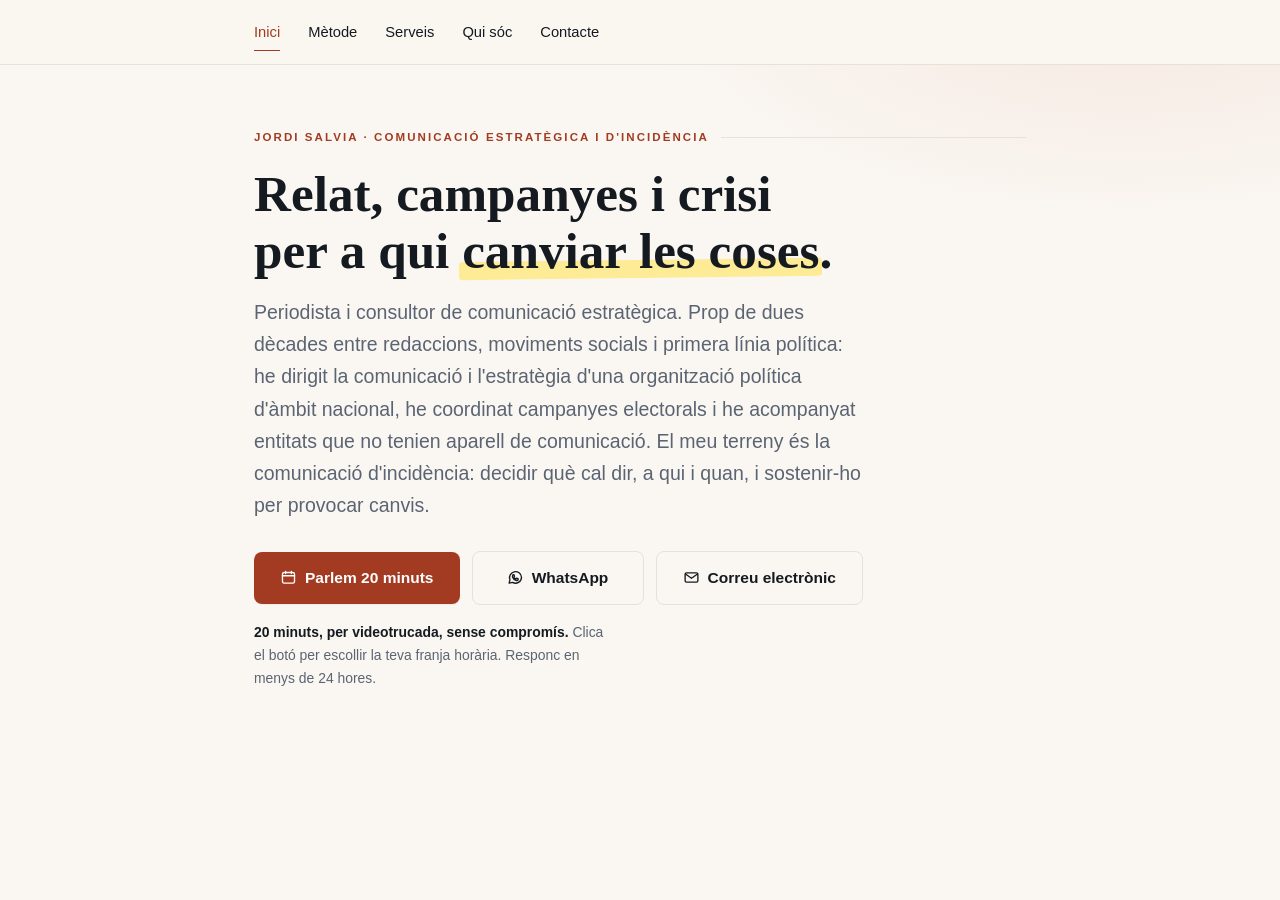
<file: index.html>
<!DOCTYPE html>
<html lang="ca">
<head>
<meta charset="utf-8">
<meta name="viewport" content="width=device-width, initial-scale=1">
<title>Jordi Salvia · Comunicació estratègica i d'incidència</title>
<meta name="description" content="Assessor de comunicació estratègica i d'incidència. Relat, campanyes, discursos i gestió de crisi per a entitats, plataformes, grups polítics, institucions i moviments socials.">
<meta property="og:title" content="Jordi Salvia · Comunicació estratègica i d'incidència">
<meta property="og:description" content="Relat, campanyes i crisi per a qui vol canviar les coses.">
<meta property="og:type" content="website">
<meta property="og:locale" content="ca_ES">
<meta name="theme-color" content="#a33b22">
<link rel="canonical" href="https://jsalvia.github.io/web-serveis/">
<meta property="og:image" content="https://jsalvia.github.io/web-serveis/og-image.png">
<meta property="og:url" content="https://jsalvia.github.io/web-serveis/">
<meta name="twitter:card" content="summary_large_image">
<meta name="twitter:image" content="https://jsalvia.github.io/web-serveis/og-image.png">
<link rel="icon" href="data:image/svg+xml,%3Csvg xmlns='http://www.w3.org/2000/svg' viewBox='0 0 32 32'%3E%3Crect width='32' height='32' rx='6' fill='%23a33b22'/%3E%3Ctext x='16' y='22' font-family='Georgia,serif' font-size='18' fill='%23fff' text-anchor='middle'%3EJS%3C/text%3E%3C/svg%3E">
<link rel="stylesheet" href="assets/style.css?v=20261027m">
</head>
<body class="home">

<header class="top">
  <div class="wrap">
    <nav aria-label="Navegació principal">
      <a href="./" aria-current="page">Inici</a>
      <a href="metode/">Mètode</a>
      <a href="serveis/">Serveis</a>
      <a href="qui-soc/">Qui sóc</a>
      <a href="contacte/">Contacte</a>
    </nav>
  </div>
</header>

<main class="home-main">
  <section class="hero hero-home">
    <div class="wrap hero-solo">
      <div class="hero-copy">
        <div class="eyebrow">Jordi Salvia · Comunicació estratègica i d'incidència</div>
        <h1>Relat, campanyes i crisi<br>per a qui <span class="highlight">canviar les coses</span>.</h1>
        <p class="lead">Periodista i consultor de comunicació estratègica. Prop de dues dècades entre redaccions, moviments socials i primera línia política: he dirigit la comunicació i l'estratègia d'una organització política d'àmbit nacional, he coordinat campanyes electorals i he acompanyat entitats que no tenien aparell de comunicació. El meu terreny és la comunicació d'incidència: decidir què cal dir, a qui i quan, i sostenir-ho per provocar canvis.</p>
        <div class="cta-row hero-actions">
          <a class="btn" href="https://cal.com/jordi-salvia/20min" target="_blank" rel="noopener"><svg viewBox="0 0 24 24" aria-hidden="true"><rect x="3.5" y="5" width="17" height="15" rx="2.5"/><path d="M3.5 9.5h17M8 3.5v3M16 3.5v3"/></svg>Parlem 20 minuts</a>
          <a class="btn ghost" href="https://wa.me/34615145977?text=Hola%20Jordi%2C%20he%20vist%20la%20web%20i%20voldria%20parlar%20de..." target="_blank" rel="noopener"><svg viewBox="0 0 24 24" aria-hidden="true"><path d="M20.5 11.6a8.5 8.5 0 0 1-12.6 7.4L3 20l1.1-4.7A8.5 8.5 0 1 1 20.5 11.6Z"/><path d="M8.2 8.4c.2-.5.4-.5.7-.5h.5c.2 0 .4.1.5.4l.7 1.6c.1.2 0 .4-.1.6l-.5.6c-.1.2-.2.3-.1.5.4.8 1.5 1.9 2.5 2.3.2.1.4 0 .5-.1l.6-.7c.2-.2.3-.2.5-.1l1.6.8c.2.1.3.2.3.4 0 .7-.4 1.5-1 1.8-.5.3-1.3.4-2.2.1-1.9-.6-4.1-2.7-4.8-4.6-.3-.9-.2-1.7.1-2.2Z"/></svg>WhatsApp</a>
          <a class="btn ghost" href="mailto:jsalvia@gmail.com?subject=Reuni%C3%B3%20de%2020%20minuts"><svg viewBox="0 0 24 24" aria-hidden="true"><rect x="3" y="5.5" width="18" height="13" rx="2"/><path d="m3.5 7 8.5 6 8.5-6"/></svg>Correu electrònic</a>
        </div>
        <p class="cta-note"><strong>20 minuts, per videotrucada, sense compromís.</strong> Clica el botó per escollir la teva franja horària. Responc en menys de 24 hores.</p>
      </div>
    </div>
  </section>
</main>

</body>
</html>
</file>
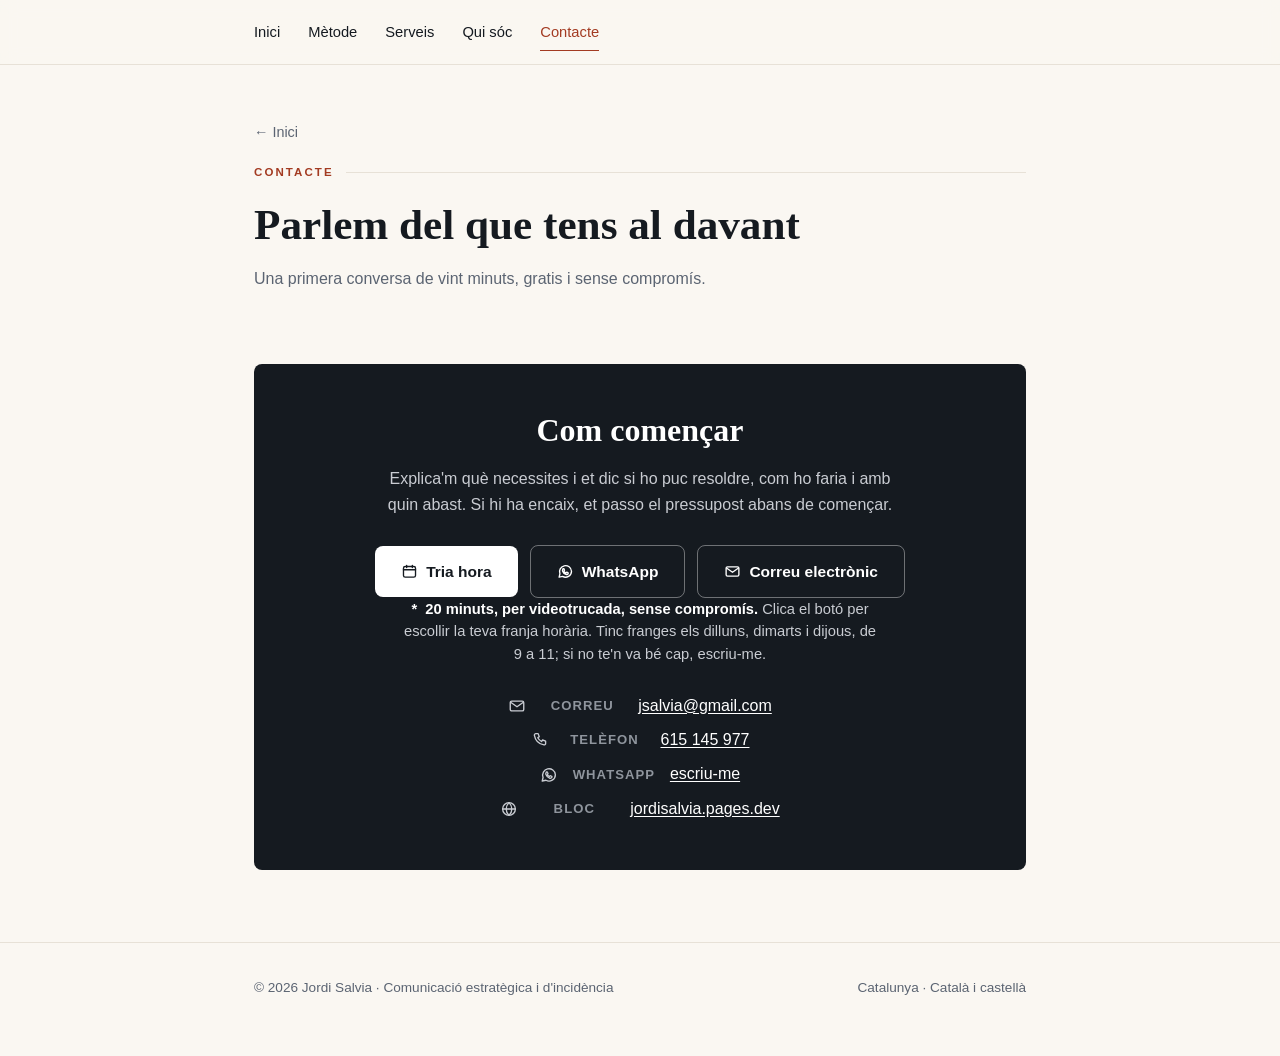
<file: contacte/index.html>
<!DOCTYPE html>
<html lang="ca">
<head>
<meta charset="utf-8">
<meta name="viewport" content="width=device-width, initial-scale=1">
<title>Contacte · Jordi Salvia</title>
<meta name="description" content="Parlem del que tens al davant. Primera conversa de vint minuts, sense compromís.">
<meta property="og:title" content="Contacte · Jordi Salvia">
<meta property="og:description" content="Una primera conversa de vint minuts, gratis i sense compromís.">
<meta property="og:type" content="website">
<meta property="og:locale" content="ca_ES">
<meta name="theme-color" content="#a33b22">
<link rel="canonical" href="https://jsalvia.github.io/web-serveis/contacte/">
<meta property="og:image" content="https://jsalvia.github.io/web-serveis/og-image.png">
<meta property="og:url" content="https://jsalvia.github.io/web-serveis/contacte/">
<meta name="twitter:card" content="summary_large_image">
<meta name="twitter:image" content="https://jsalvia.github.io/web-serveis/og-image.png">
<link rel="icon" href="data:image/svg+xml,%3Csvg xmlns='http://www.w3.org/2000/svg' viewBox='0 0 32 32'%3E%3Crect width='32' height='32' rx='6' fill='%23a33b22'/%3E%3Ctext x='16' y='22' font-family='Georgia,serif' font-size='18' fill='%23fff' text-anchor='middle'%3EJS%3C/text%3E%3C/svg%3E">
<link rel="stylesheet" href="../assets/style.css?v=20261027m">
</head>
<body>

<header class="top">
  <div class="wrap">
    <nav aria-label="Navegació principal">
      <a href="../">Inici</a>
      <a href="../metode/">Mètode</a>
      <a href="../serveis/">Serveis</a>
      <a href="../qui-soc/">Qui sóc</a>
      <a href="../contacte/" aria-current="page">Contacte</a>
    </nav>
  </div>
</header>

<section class="page-head">
  <div class="wrap">
    <a class="back-link" href="../">← Inici</a>
    <div class="eyebrow">Contacte</div>
    <h1>Parlem del que tens al davant</h1>
    <p>Una primera conversa de vint minuts, gratis i sense compromís.</p>
  </div>
</section>

<section>
  <div class="wrap">
    <div class="cta-box">
      <h2>Com començar</h2>
      <p>Explica'm què necessites i et dic si ho puc resoldre, com ho faria i amb quin abast. Si hi ha encaix, et passo el pressupost abans de començar.</p>
      <div class="cta-row cta-row-center">
        <a class="btn" href="https://cal.com/jordi-salvia/20min" target="_blank" rel="noopener"><svg viewBox="0 0 24 24" aria-hidden="true"><rect x="3.5" y="5" width="17" height="15" rx="2.5"/><path d="M3.5 9.5h17M8 3.5v3M16 3.5v3"/></svg>Tria hora</a>
        <a class="btn ghost" href="https://wa.me/34615145977?text=Hola%20Jordi%2C%20he%20vist%20la%20web%20i%20voldria%20parlar%20de..." target="_blank" rel="noopener"><svg viewBox="0 0 24 24" aria-hidden="true"><path d="M20.5 11.6a8.5 8.5 0 0 1-12.6 7.4L3 20l1.1-4.7A8.5 8.5 0 1 1 20.5 11.6Z"/><path d="M8.2 8.4c.2-.5.4-.5.7-.5h.5c.2 0 .4.1.5.4l.7 1.6c.1.2 0 .4-.1.6l-.5.6c-.1.2-.2.3-.1.5.4.8 1.5 1.9 2.5 2.3.2.1.4 0 .5-.1l.6-.7c.2-.2.3-.2.5-.1l1.6.8c.2.1.3.2.3.4 0 .7-.4 1.5-1 1.8-.5.3-1.3.4-2.2.1-1.9-.6-4.1-2.7-4.8-4.6-.3-.9-.2-1.7.1-2.2Z"/></svg>WhatsApp</a>
        <a class="btn ghost" href="mailto:jsalvia@gmail.com?subject=Reuni%C3%B3%20de%2020%20minuts"><svg viewBox="0 0 24 24" aria-hidden="true"><rect x="3" y="5.5" width="18" height="13" rx="2"/><path d="m3.5 7 8.5 6 8.5-6"/></svg>Correu electrònic</a>
      </div>
      <p class="avail-note"><span class="note-mark">*</span> <strong>20 minuts, per videotrucada, sense compromís.</strong> Clica el botó per escollir la teva franja horària. Tinc franges els dilluns, dimarts i dijous, de 9 a 11; si no te'n va bé cap, escriu-me.</p>
      <div class="contact-lines">
        <div><span class="ci"><svg viewBox="0 0 24 24" aria-hidden="true"><rect x="3" y="5.5" width="18" height="13" rx="2"/><path d="m3.5 7 8.5 6 8.5-6"/></svg></span><strong>Correu</strong> <a href="mailto:jsalvia@gmail.com">jsalvia@gmail.com</a></div>
        <div><span class="ci"><svg viewBox="0 0 24 24" aria-hidden="true"><path d="M6.5 3.5h3l1.5 4-2 1.5a13 13 0 0 0 5 5l1.5-2 4 1.5v3a2 2 0 0 1-2.2 2A16 16 0 0 1 4.5 5.7a2 2 0 0 1 2-2.2Z"/></svg></span><strong>Telèfon</strong> <a href="tel:+34615145977">615 145 977</a></div>
        <div><span class="ci"><svg viewBox="0 0 24 24" aria-hidden="true"><path d="M20.5 11.6a8.5 8.5 0 0 1-12.6 7.4L3 20l1.1-4.7A8.5 8.5 0 1 1 20.5 11.6Z"/><path d="M8.2 8.4c.2-.5.4-.5.7-.5h.5c.2 0 .4.1.5.4l.7 1.6c.1.2 0 .4-.1.6l-.5.6c-.1.2-.2.3-.1.5.4.8 1.5 1.9 2.5 2.3.2.1.4 0 .5-.1l.6-.7c.2-.2.3-.2.5-.1l1.6.8c.2.1.3.2.3.4 0 .7-.4 1.5-1 1.8-.5.3-1.3.4-2.2.1-1.9-.6-4.1-2.7-4.8-4.6-.3-.9-.2-1.7.1-2.2Z"/></svg></span><strong>WhatsApp</strong> <a href="https://wa.me/34615145977?text=Hola%20Jordi%2C%20he%20vist%20la%20web%20i%20voldria%20parlar%20de..." target="_blank" rel="noopener">escriu-me</a></div>
        <div><span class="ci"><svg viewBox="0 0 24 24" aria-hidden="true"><circle cx="12" cy="12" r="8.5"/><path d="M3.8 12h16.4M12 3.5c2.5 2.4 3.8 5.4 3.8 8.5S14.5 18.1 12 20.5c-2.5-2.4-3.8-5.4-3.8-8.5S9.5 5.9 12 3.5Z"/></svg></span><strong>Bloc</strong> <a href="https://jordisalvia.pages.dev" target="_blank" rel="noopener">jordisalvia.pages.dev</a></div>
      </div>
    </div>
  </div>
</section>

<footer>
  <div class="wrap">
    <div>© <span id="any"></span> Jordi Salvia · Comunicació estratègica i d'incidència</div>
    <div>Catalunya · Català i castellà</div>
  </div>
</footer>

<script>document.getElementById('any').textContent=new Date().getFullYear();</script>
</body>
</html>
</file>
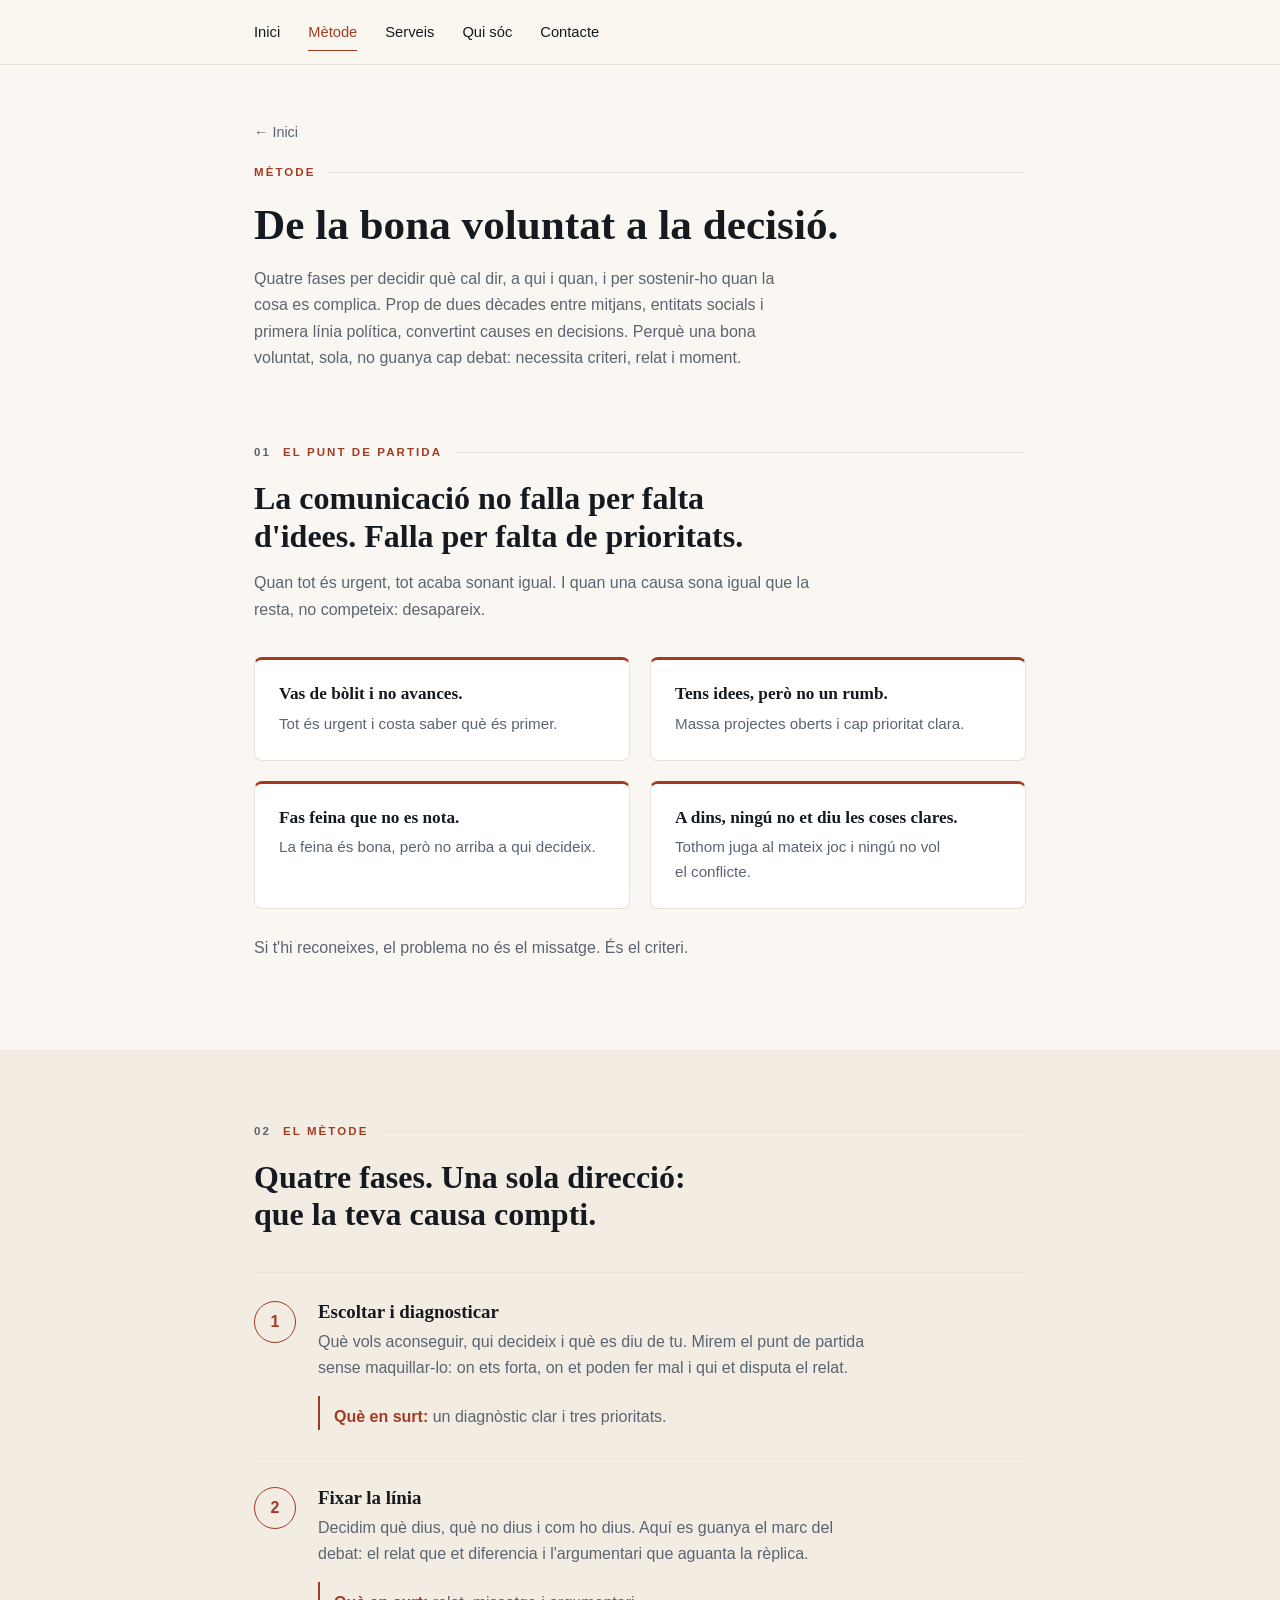
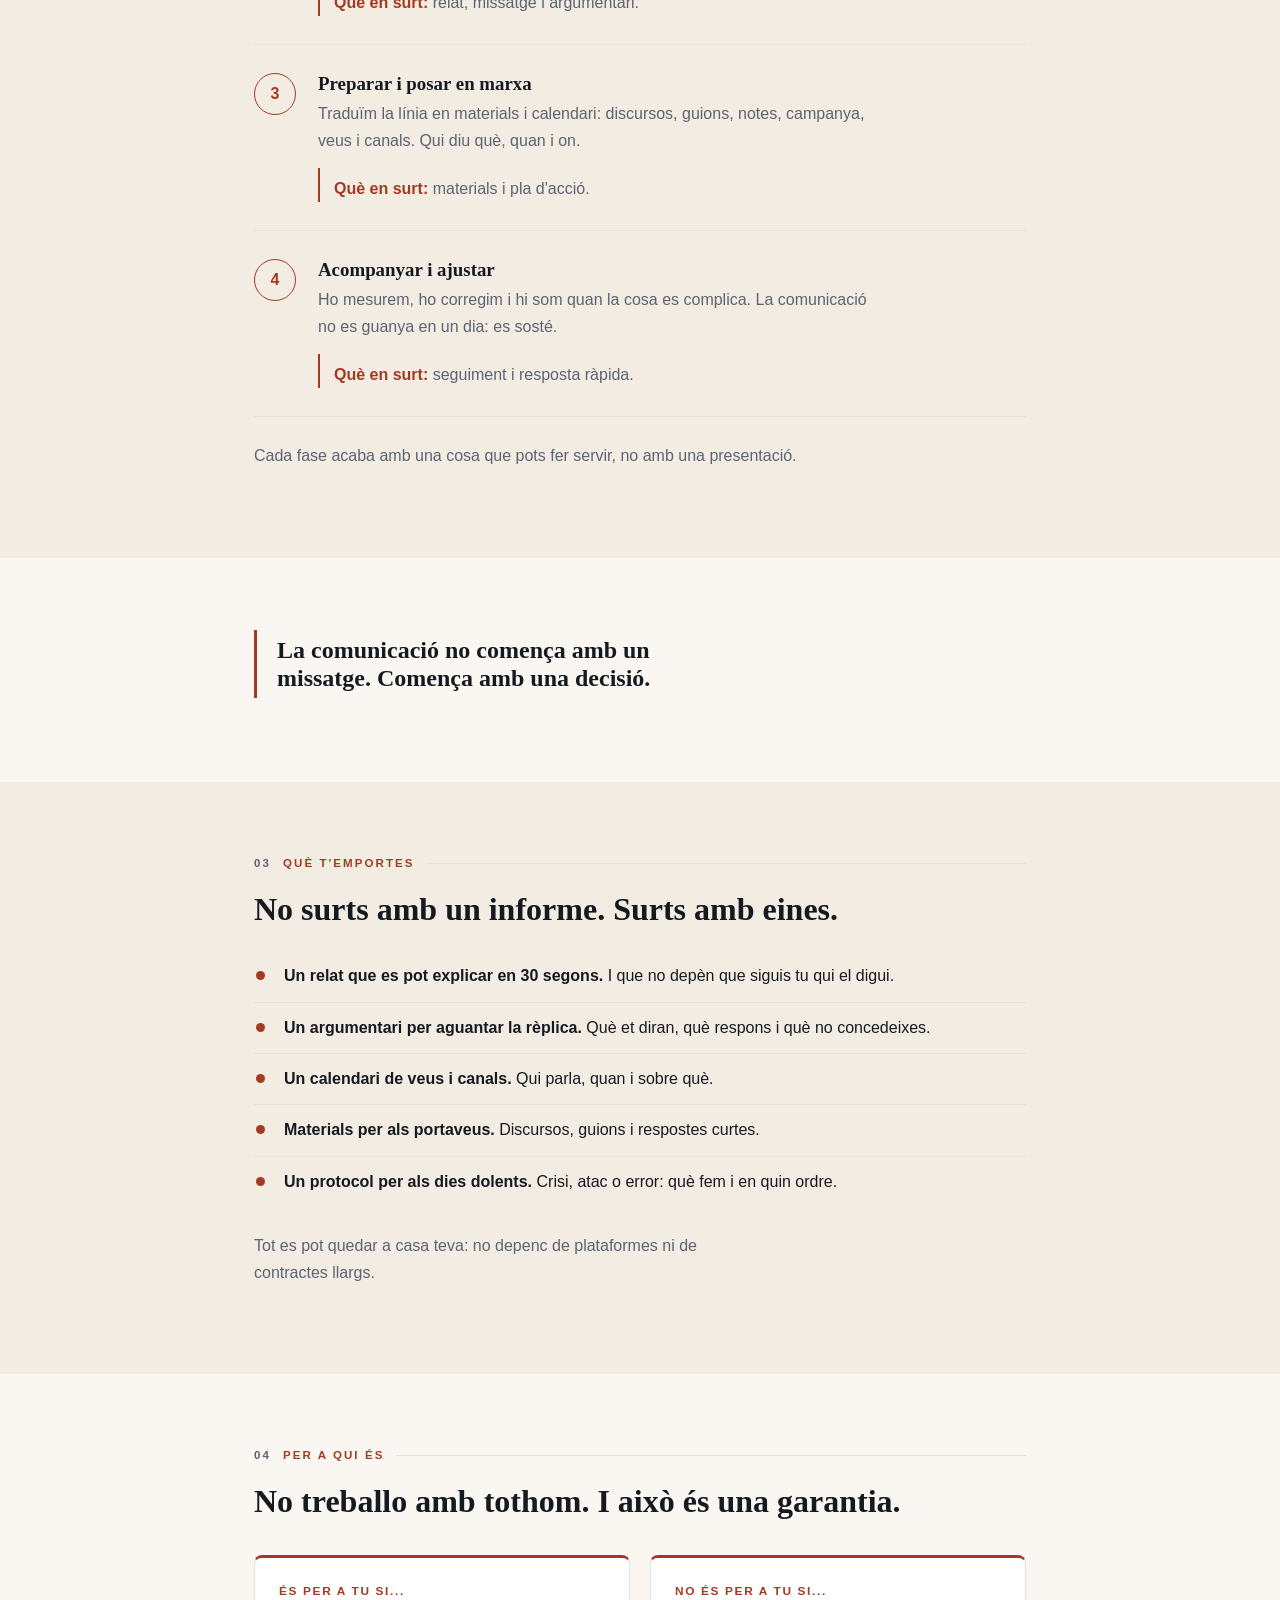
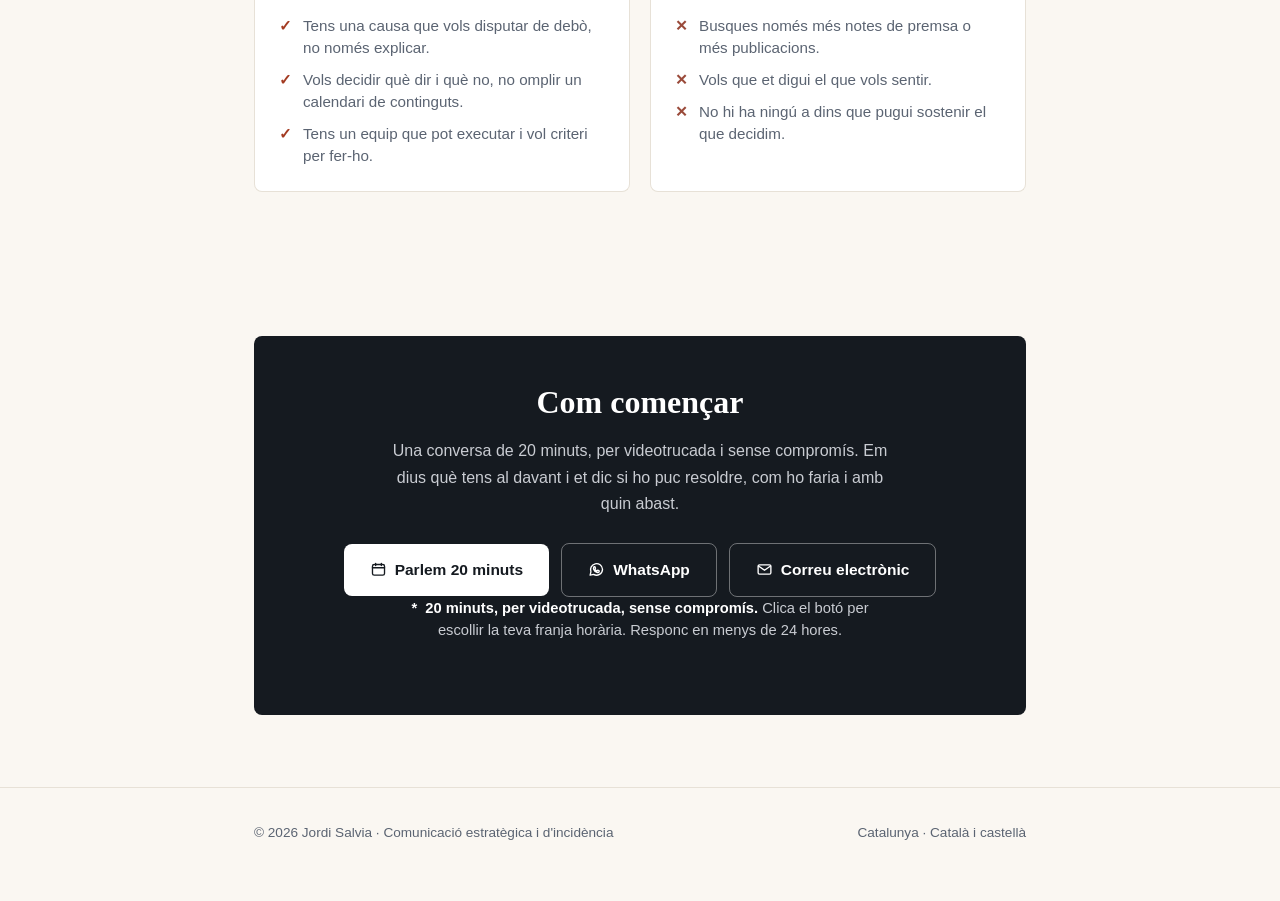
<file: metode/index.html>
<!DOCTYPE html>
<html lang="ca">
<head>
<meta charset="utf-8">
<meta name="viewport" content="width=device-width, initial-scale=1">
<title>Mètode · De la bona voluntat a la decisió | Jordi Salvia</title>
<meta name="description" content="Quatre fases per decidir què cal dir, a qui i quan, i sostenir-ho quan la cosa es complica. Dues dècades entre mitjans, entitats socials i primera línia política.">
<meta property="og:title" content="Mètode · De la bona voluntat a la decisió | Jordi Salvia">
<meta property="og:description" content="Quatre fases. Una sola direcció: que la teva causa compti.">
<meta property="og:type" content="website">
<meta property="og:locale" content="ca_ES">
<meta name="theme-color" content="#a33b22">
<link rel="canonical" href="https://jsalvia.github.io/web-serveis/metode/">
<meta property="og:image" content="https://jsalvia.github.io/web-serveis/og-image.png">
<meta property="og:url" content="https://jsalvia.github.io/web-serveis/metode/">
<meta name="twitter:card" content="summary_large_image">
<meta name="twitter:image" content="https://jsalvia.github.io/web-serveis/og-image.png">
<link rel="icon" href="data:image/svg+xml,%3Csvg xmlns='http://www.w3.org/2000/svg' viewBox='0 0 32 32'%3E%3Crect width='32' height='32' rx='6' fill='%23a33b22'/%3E%3Ctext x='16' y='22' font-family='Georgia,serif' font-size='18' fill='%23fff' text-anchor='middle'%3EJS%3C/text%3E%3C/svg%3E">
<link rel="stylesheet" href="../assets/style.css?v=20261027m">
</head>
<body>

<header class="top">
  <div class="wrap">
    <nav aria-label="Navegació principal">
      <a href="../">Inici</a>
      <a href="../metode/" aria-current="page">Mètode</a>
      <a href="../serveis/">Serveis</a>
      <a href="../qui-soc/">Qui sóc</a>
      <a href="../contacte/">Contacte</a>
    </nav>
  </div>
</header>

<section class="page-head">
  <div class="wrap">
    <a class="back-link" href="../">← Inici</a>
    <div class="eyebrow">Mètode</div>
    <h1>De la bona voluntat a la decisió.</h1>
    <p>Quatre fases per decidir què cal dir, a qui i quan, i per sostenir-ho quan la cosa es complica. Prop de dues dècades entre mitjans, entitats socials i primera línia política, convertint causes en decisions. Perquè una bona voluntat, sola, no guanya cap debat: necessita criteri, relat i moment.</p>
  </div>
</section>

<section>
  <div class="wrap">
    <div class="eyebrow"><span class="num">01</span> El punt de partida</div>
    <h2 class="section-title">La comunicació no falla per falta d'idees. Falla per falta de prioritats.</h2>
    <p class="section-lead">Quan tot és urgent, tot acaba sonant igual. I quan una causa sona igual que la resta, no competeix: desapareix.</p>
    <div class="grid pairs">
      <div class="card exp"><h3>Vas de bòlit i no avances.</h3><p>Tot és urgent i costa saber què és primer.</p></div>
      <div class="card exp"><h3>Tens idees, però no un rumb.</h3><p>Massa projectes oberts i cap prioritat clara.</p></div>
      <div class="card exp"><h3>Fas feina que no es nota.</h3><p>La feina és bona, però no arriba a qui decideix.</p></div>
      <div class="card exp"><h3>A dins, ningú no et diu les coses clares.</h3><p>Tothom juga al mateix joc i ningú no vol el conflicte.</p></div>
    </div>
    <p class="exp-now">Si t'hi reconeixes, el problema no és el missatge. És el criteri.</p>
  </div>
</section>

<section class="band">
  <div class="wrap">
    <div class="eyebrow"><span class="num">02</span> El mètode</div>
    <h2 class="section-title">Quatre fases. Una sola direcció: que la teva causa compti.</h2>
    <div class="steps method-steps">
      <div class="step">
        <h3>Escoltar i diagnosticar</h3>
        <p>Què vols aconseguir, qui decideix i què es diu de tu. Mirem el punt de partida sense maquillar-lo: on ets forta, on et poden fer mal i qui et disputa el relat.</p>
        <p class="out"><b>Què en surt:</b> un diagnòstic clar i tres prioritats.</p>
      </div>
      <div class="step">
        <h3>Fixar la línia</h3>
        <p>Decidim què dius, què no dius i com ho dius. Aquí es guanya el marc del debat: el relat que et diferencia i l'argumentari que aguanta la rèplica.</p>
        <p class="out"><b>Què en surt:</b> relat, missatge i argumentari.</p>
      </div>
      <div class="step">
        <h3>Preparar i posar en marxa</h3>
        <p>Traduïm la línia en materials i calendari: discursos, guions, notes, campanya, veus i canals. Qui diu què, quan i on.</p>
        <p class="out"><b>Què en surt:</b> materials i pla d'acció.</p>
      </div>
      <div class="step">
        <h3>Acompanyar i ajustar</h3>
        <p>Ho mesurem, ho corregim i hi som quan la cosa es complica. La comunicació no es guanya en un dia: es sosté.</p>
        <p class="out"><b>Què en surt:</b> seguiment i resposta ràpida.</p>
      </div>
    </div>
    <p class="exp-now">Cada fase acaba amb una cosa que pots fer servir, no amb una presentació.</p>
  </div>
</section>

<section>
  <div class="wrap">
    <div class="quote">La comunicació no comença amb un missatge. Comença amb una decisió.</div>
  </div>
</section>

<section class="band">
  <div class="wrap">
    <div class="eyebrow"><span class="num">03</span> Què t'emportes</div>
    <h2 class="section-title">No surts amb un informe. Surts amb eines.</h2>
    <ul class="plain">
      <li><strong>Un relat que es pot explicar en 30 segons.</strong> I que no depèn que siguis tu qui el digui.</li>
      <li><strong>Un argumentari per aguantar la rèplica.</strong> Què et diran, què respons i què no concedeixes.</li>
      <li><strong>Un calendari de veus i canals.</strong> Qui parla, quan i sobre què.</li>
      <li><strong>Materials per als portaveus.</strong> Discursos, guions i respostes curtes.</li>
      <li><strong>Un protocol per als dies dolents.</strong> Crisi, atac o error: què fem i en quin ordre.</li>
    </ul>
    <p class="exp-now">Tot es pot quedar a casa teva: no depenc de plataformes ni de contractes llargs.</p>
  </div>
</section>

<section>
  <div class="wrap">
    <div class="eyebrow"><span class="num">04</span> Per a qui és</div>
    <h2 class="section-title">No treballo amb tothom. I això és una garantia.</h2>
    <div class="grid pairs">
      <div class="card exp">
        <div class="k">És per a tu si...</div>
        <ul class="checklist yes">
          <li>Tens una causa que vols disputar de debò, no només explicar.</li>
          <li>Vols decidir què dir i què no, no omplir un calendari de continguts.</li>
          <li>Tens un equip que pot executar i vol criteri per fer-ho.</li>
        </ul>
      </div>
      <div class="card exp">
        <div class="k">No és per a tu si...</div>
        <ul class="checklist no">
          <li>Busques només més notes de premsa o més publicacions.</li>
          <li>Vols que et digui el que vols sentir.</li>
          <li>No hi ha ningú a dins que pugui sostenir el que decidim.</li>
        </ul>
      </div>
    </div>
  </div>
</section>

<section>
  <div class="wrap">
    <div class="cta-box">
      <h2>Com començar</h2>
      <p>Una conversa de 20 minuts, per videotrucada i sense compromís. Em dius què tens al davant i et dic si ho puc resoldre, com ho faria i amb quin abast.</p>
      <div class="cta-row cta-row-center">
        <a class="btn" href="https://cal.com/jordi-salvia/20min" target="_blank" rel="noopener"><svg viewBox="0 0 24 24" aria-hidden="true"><rect x="3.5" y="5" width="17" height="15" rx="2.5"/><path d="M3.5 9.5h17M8 3.5v3M16 3.5v3"/></svg>Parlem 20 minuts</a>
        <a class="btn ghost" href="https://wa.me/34615145977?text=Hola%20Jordi%2C%20he%20vist%20la%20web%20i%20voldria%20parlar%20de..." target="_blank" rel="noopener"><svg viewBox="0 0 24 24" aria-hidden="true"><path d="M20.5 11.6a8.5 8.5 0 0 1-12.6 7.4L3 20l1.1-4.7A8.5 8.5 0 1 1 20.5 11.6Z"/><path d="M8.2 8.4c.2-.5.4-.5.7-.5h.5c.2 0 .4.1.5.4l.7 1.6c.1.2 0 .4-.1.6l-.5.6c-.1.2-.2.3-.1.5.4.8 1.5 1.9 2.5 2.3.2.1.4 0 .5-.1l.6-.7c.2-.2.3-.2.5-.1l1.6.8c.2.1.3.2.3.4 0 .7-.4 1.5-1 1.8-.5.3-1.3.4-2.2.1-1.9-.6-4.1-2.7-4.8-4.6-.3-.9-.2-1.7.1-2.2Z"/></svg>WhatsApp</a>
        <a class="btn ghost" href="mailto:jsalvia@gmail.com?subject=Reuni%C3%B3%20de%2020%20minuts"><svg viewBox="0 0 24 24" aria-hidden="true"><rect x="3" y="5.5" width="18" height="13" rx="2"/><path d="m3.5 7 8.5 6 8.5-6"/></svg>Correu electrònic</a>
      </div>
      <p class="avail-note"><span class="note-mark">*</span> <strong>20 minuts, per videotrucada, sense compromís.</strong> Clica el botó per escollir la teva franja horària. Responc en menys de 24 hores.</p>
    </div>
  </div>
</section>

<footer>
  <div class="wrap">
    <div>© <span id="any"></span> Jordi Salvia · Comunicació estratègica i d'incidència</div>
    <div>Catalunya · Català i castellà</div>
  </div>
</footer>

<script>document.getElementById('any').textContent=new Date().getFullYear();</script>
</body>
</html>
</file>
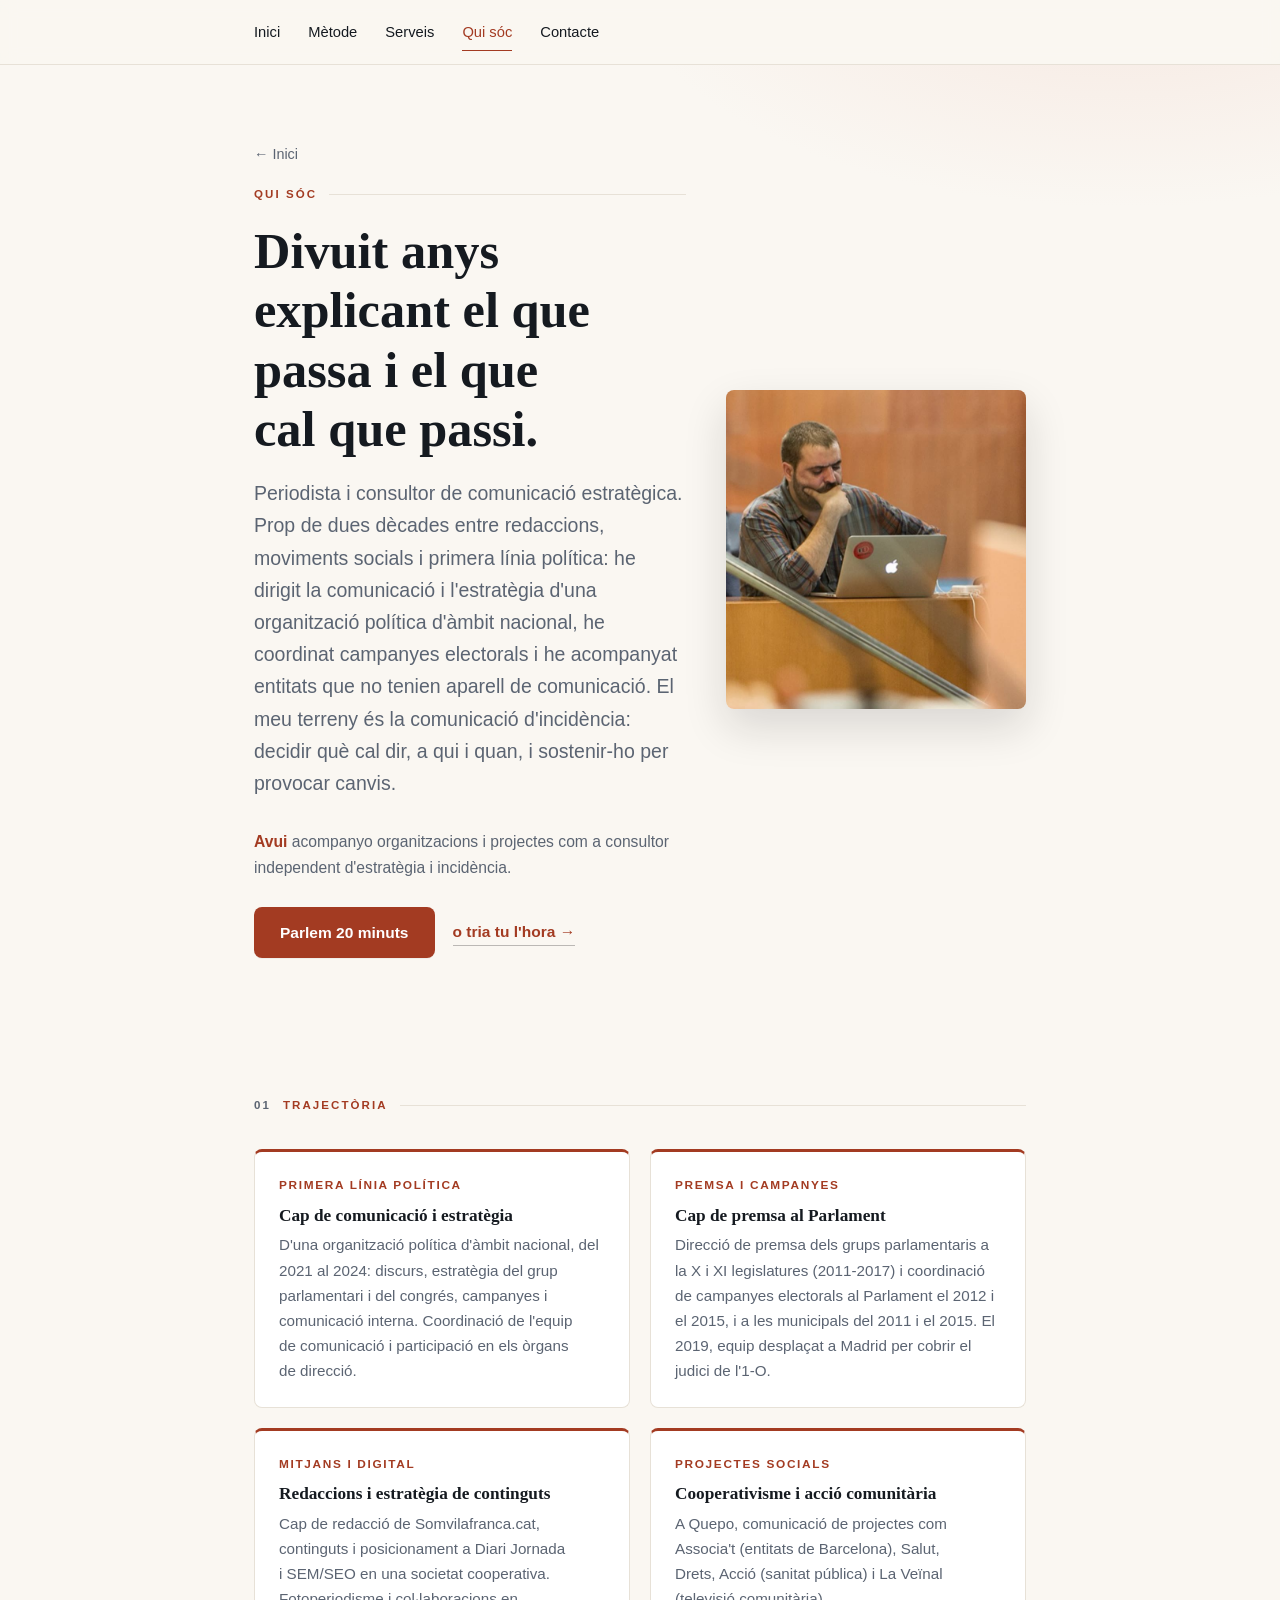
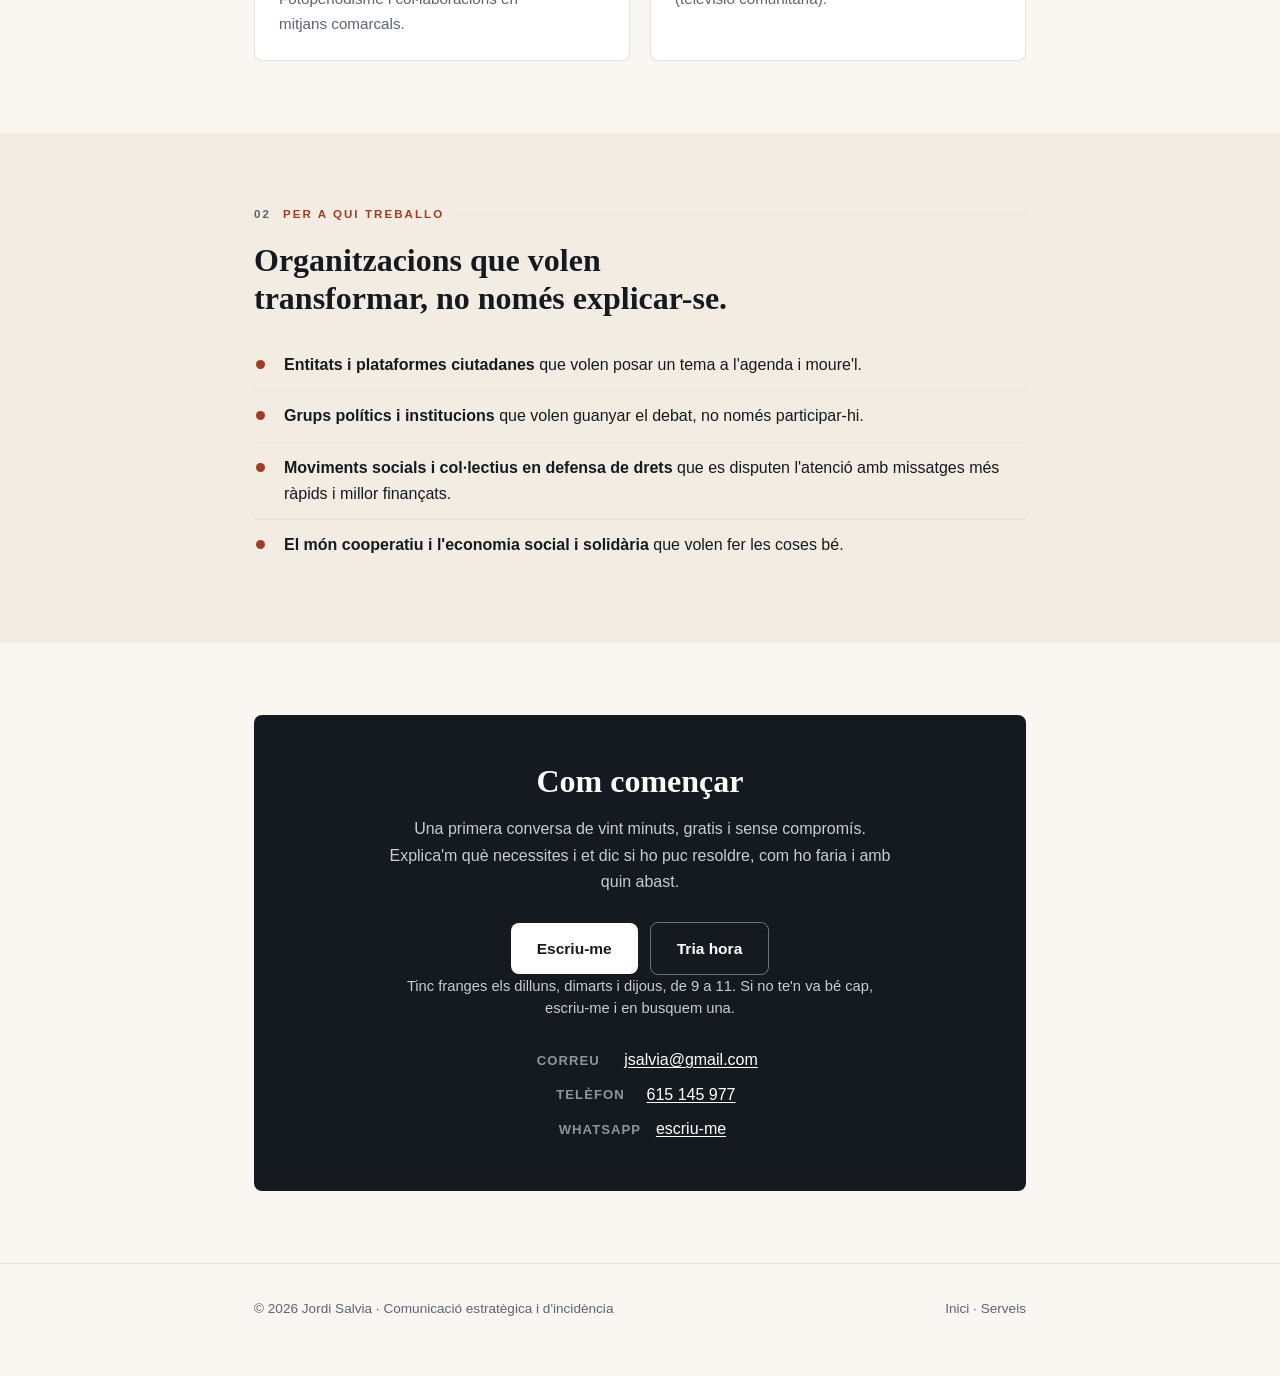
<file: qui-soc/index.html>
<!DOCTYPE html>
<html lang="ca">
<head>
<meta charset="utf-8">
<meta name="viewport" content="width=device-width, initial-scale=1">
<title>Qui sóc · Jordi Salvia</title>
<meta name="description" content="Prop de dues dècades de comunicació: redaccions, moviments socials i primera línia política. Comunicació d'incidència per a organitzacions amb una causa.">
<meta property="og:title" content="Qui sóc · Jordi Salvia">
<meta property="og:description" content="Del periodisme local a la primera línia política. Trajectòria i per a qui treballo.">
<meta property="og:type" content="website">
<meta property="og:locale" content="ca_ES">
<meta name="theme-color" content="#a33b22">
<link rel="canonical" href="https://jsalvia.github.io/web-serveis/qui-soc/">
<meta property="og:image" content="https://jsalvia.github.io/web-serveis/og-image.png">
<meta property="og:url" content="https://jsalvia.github.io/web-serveis/qui-soc/">
<meta name="twitter:card" content="summary_large_image">
<meta name="twitter:image" content="https://jsalvia.github.io/web-serveis/og-image.png">
<link rel="icon" href="data:image/svg+xml,%3Csvg xmlns='http://www.w3.org/2000/svg' viewBox='0 0 32 32'%3E%3Crect width='32' height='32' rx='6' fill='%23a33b22'/%3E%3Ctext x='16' y='22' font-family='Georgia,serif' font-size='18' fill='%23fff' text-anchor='middle'%3EJS%3C/text%3E%3C/svg%3E">
<link rel="stylesheet" href="../assets/style.css?v=20261027m">
</head>
<body>

<header class="top">
  <div class="wrap">
    <nav aria-label="Navegació principal">
      <a href="../">Inici</a>
      <a href="../metode/">Mètode</a>
      <a href="../serveis/">Serveis</a>
      <a href="../qui-soc/" aria-current="page">Qui sóc</a>
      <a href="../contacte/">Contacte</a>
    </nav>
  </div>
</header>

<section class="hero">
  <div class="wrap hero-grid">
    <div class="hero-copy">
      <a class="back-link" href="../">← Inici</a>
      <div class="eyebrow">Qui sóc</div>
      <h1>Divuit anys explicant el que passa i el que cal que passi.</h1>
      <p class="lead">Periodista i consultor de comunicació estratègica. Prop de dues dècades entre redaccions, moviments socials i primera línia política: he dirigit la comunicació i l'estratègia d'una organització política d'àmbit nacional, he coordinat campanyes electorals i he acompanyat entitats que no tenien aparell de comunicació. El meu terreny és la comunicació d'incidència: decidir què cal dir, a qui i quan, i sostenir-ho per provocar canvis.</p>
      <p class="hero-tag"><b>Avui</b> acompanyo organitzacions i projectes com a consultor independent d'estratègia i incidència.</p>
      <div class="cta-row">
        <a class="btn" href="mailto:jsalvia@gmail.com?subject=Reuni%C3%B3%20de%2020%20minuts">Parlem 20 minuts</a>
        <a class="cta-link" href="https://cal.com/jordi-salvia/20min" target="_blank" rel="noopener">o tria tu l'hora →</a>
      </div>
    </div>
    <figure class="hero-foto">
      <img src="../img/jordi-treballant.jpg" alt="Jordi Salvia treballant en un ordinador" width="760" height="808" loading="eager" decoding="async">
    </figure>
  </div>
</section>

<section id="trajectoria">
  <div class="wrap">
    <div class="eyebrow"><span class="num">01</span> Trajectòria</div>
    <div class="grid pairs">
      <div class="card exp"><div class="k">Primera línia política</div><h3>Cap de comunicació i estratègia</h3><p>D'una organització política d'àmbit nacional, del 2021 al 2024: discurs, estratègia del grup parlamentari i del congrés, campanyes i comunicació interna. Coordinació de l'equip de comunicació i participació en els òrgans de direcció.</p></div>
      <div class="card exp"><div class="k">Premsa i campanyes</div><h3>Cap de premsa al Parlament</h3><p>Direcció de premsa dels grups parlamentaris a la X i XI legislatures (2011-2017) i coordinació de campanyes electorals al Parlament el 2012 i el 2015, i a les municipals del 2011 i el 2015. El 2019, equip desplaçat a Madrid per cobrir el judici de l'1-O.</p></div>
      <div class="card exp"><div class="k">Mitjans i digital</div><h3>Redaccions i estratègia de continguts</h3><p>Cap de redacció de Somvilafranca.cat, continguts i posicionament a Diari Jornada i SEM/SEO en una societat cooperativa. Fotoperiodisme i col·laboracions en mitjans comarcals.</p></div>
      <div class="card exp"><div class="k">Projectes socials</div><h3>Cooperativisme i acció comunitària</h3><p>A Quepo, comunicació de projectes com Associa't (entitats de Barcelona), Salut, Drets, Acció (sanitat pública) i La Veïnal (televisió comunitària).</p></div>
    </div>
  </div>
</section>

<section class="band" id="publics">
  <div class="wrap">
    <div class="eyebrow"><span class="num">02</span> Per a qui treballo</div>
    <h2 class="section-title">Organitzacions que volen transformar, no només explicar-se.</h2>
    <ul class="plain">
      <li><strong>Entitats i plataformes ciutadanes</strong> que volen posar un tema a l'agenda i moure'l.</li>
      <li><strong>Grups polítics i institucions</strong> que volen guanyar el debat, no només participar-hi.</li>
      <li><strong>Moviments socials i col·lectius en defensa de drets</strong> que es disputen l'atenció amb missatges més ràpids i millor finançats.</li>
      <li><strong>El món cooperatiu i l'economia social i solidària</strong> que volen fer les coses bé.</li>
    </ul>
  </div>
</section>

<section id="contacte">
  <div class="wrap">
    <div class="cta-box">
      <h2>Com començar</h2>
      <p>Una primera conversa de vint minuts, gratis i sense compromís. Explica'm què necessites i et dic si ho puc resoldre, com ho faria i amb quin abast.</p>
      <div class="cta-row cta-row-center">
        <a class="btn" href="mailto:jsalvia@gmail.com?subject=Reuni%C3%B3%20de%2020%20minuts">Escriu-me</a>
        <a class="btn ghost" href="https://cal.com/jordi-salvia/20min" target="_blank" rel="noopener">Tria hora</a>
      </div>
      <p class="avail-note">Tinc franges els dilluns, dimarts i dijous, de 9 a 11. Si no te'n va bé cap, escriu-me i en busquem una.</p>
      <div class="contact-lines">
        <div><strong>Correu</strong> <a href="mailto:jsalvia@gmail.com">jsalvia@gmail.com</a></div>
        <div><strong>Telèfon</strong> <a href="tel:+34615145977">615 145 977</a></div>
        <div><strong>WhatsApp</strong> <a href="https://wa.me/34615145977?text=Hola%20Jordi%2C%20he%20vist%20la%20web%20i%20voldria%20parlar%20de..." target="_blank" rel="noopener">escriu-me</a></div>
      </div>
    </div>
  </div>
</section>

<footer>
  <div class="wrap">
    <div>© <span id="any"></span> Jordi Salvia · Comunicació estratègica i d'incidència</div>
    <div><a href="../">Inici</a> · <a href="../serveis/">Serveis</a></div>
  </div>
</footer>

<script>document.getElementById('any').textContent=new Date().getFullYear();</script>
</body>
</html>
</file>
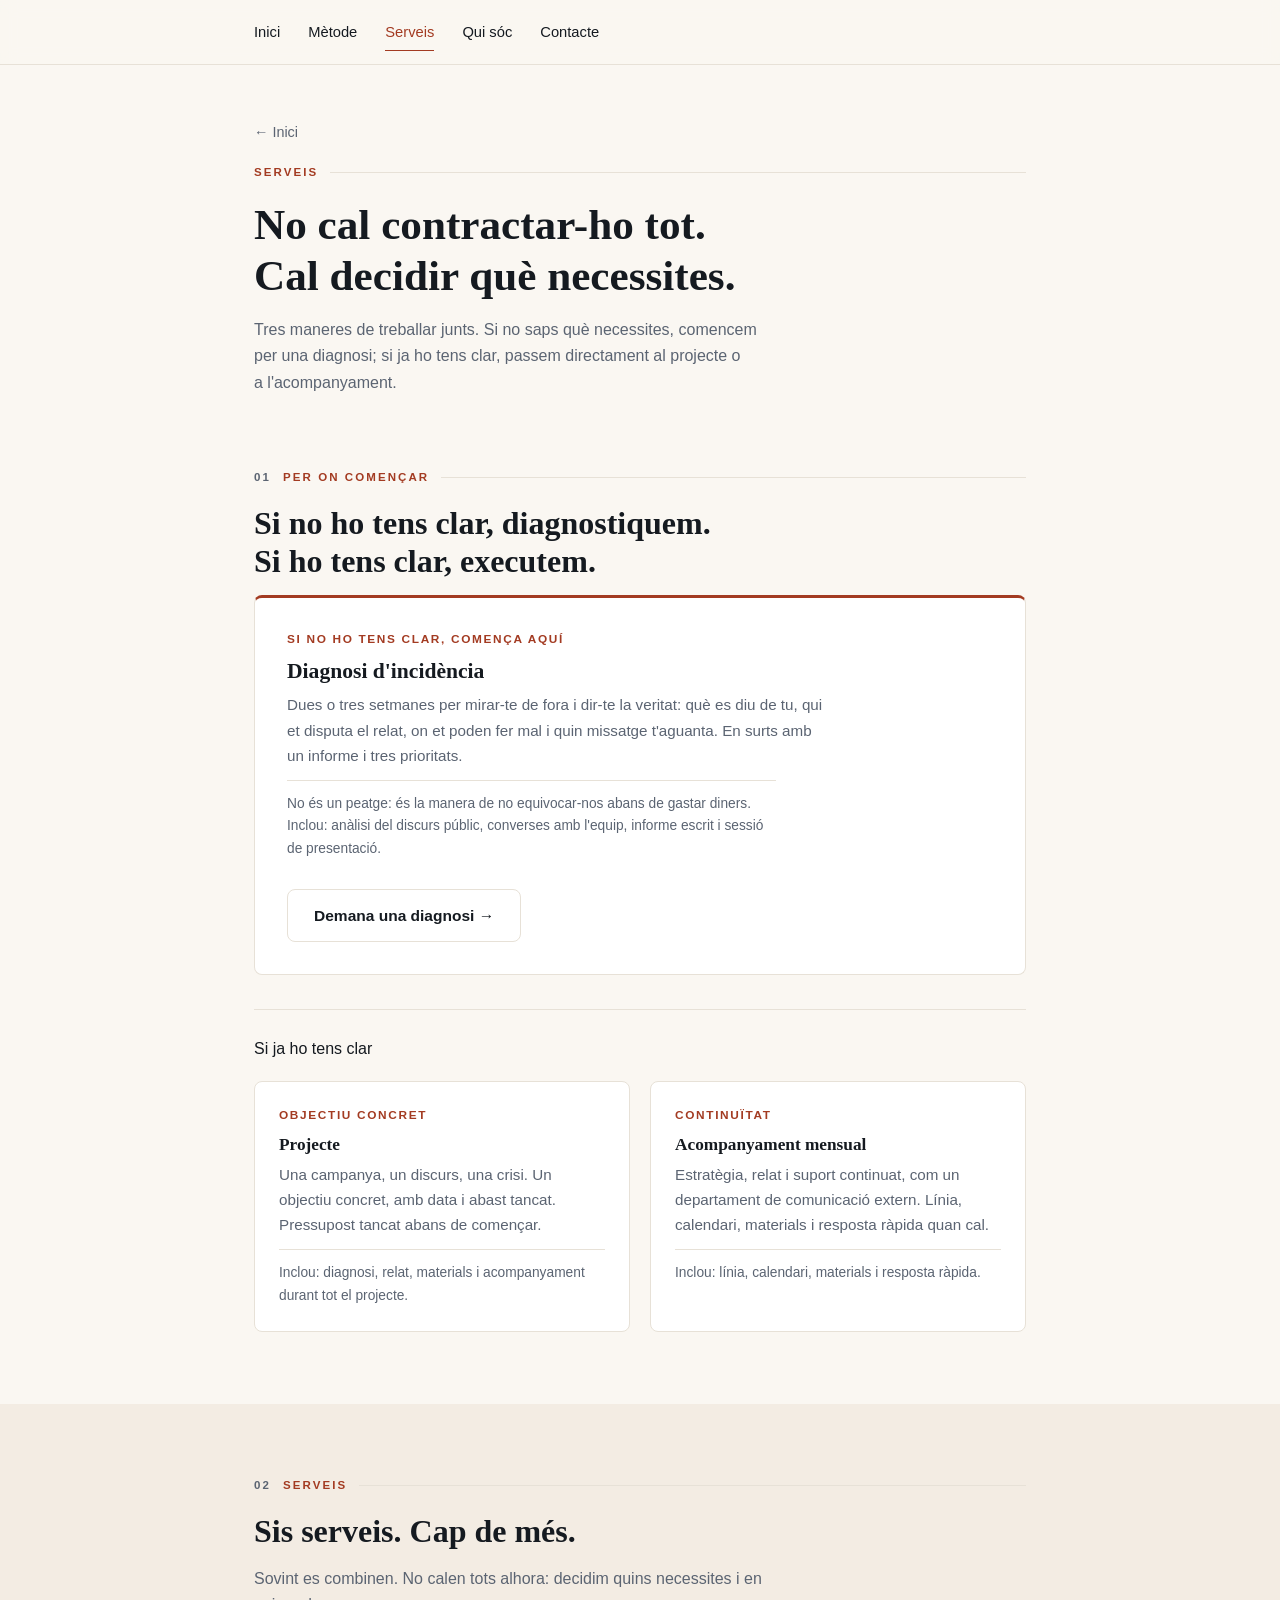
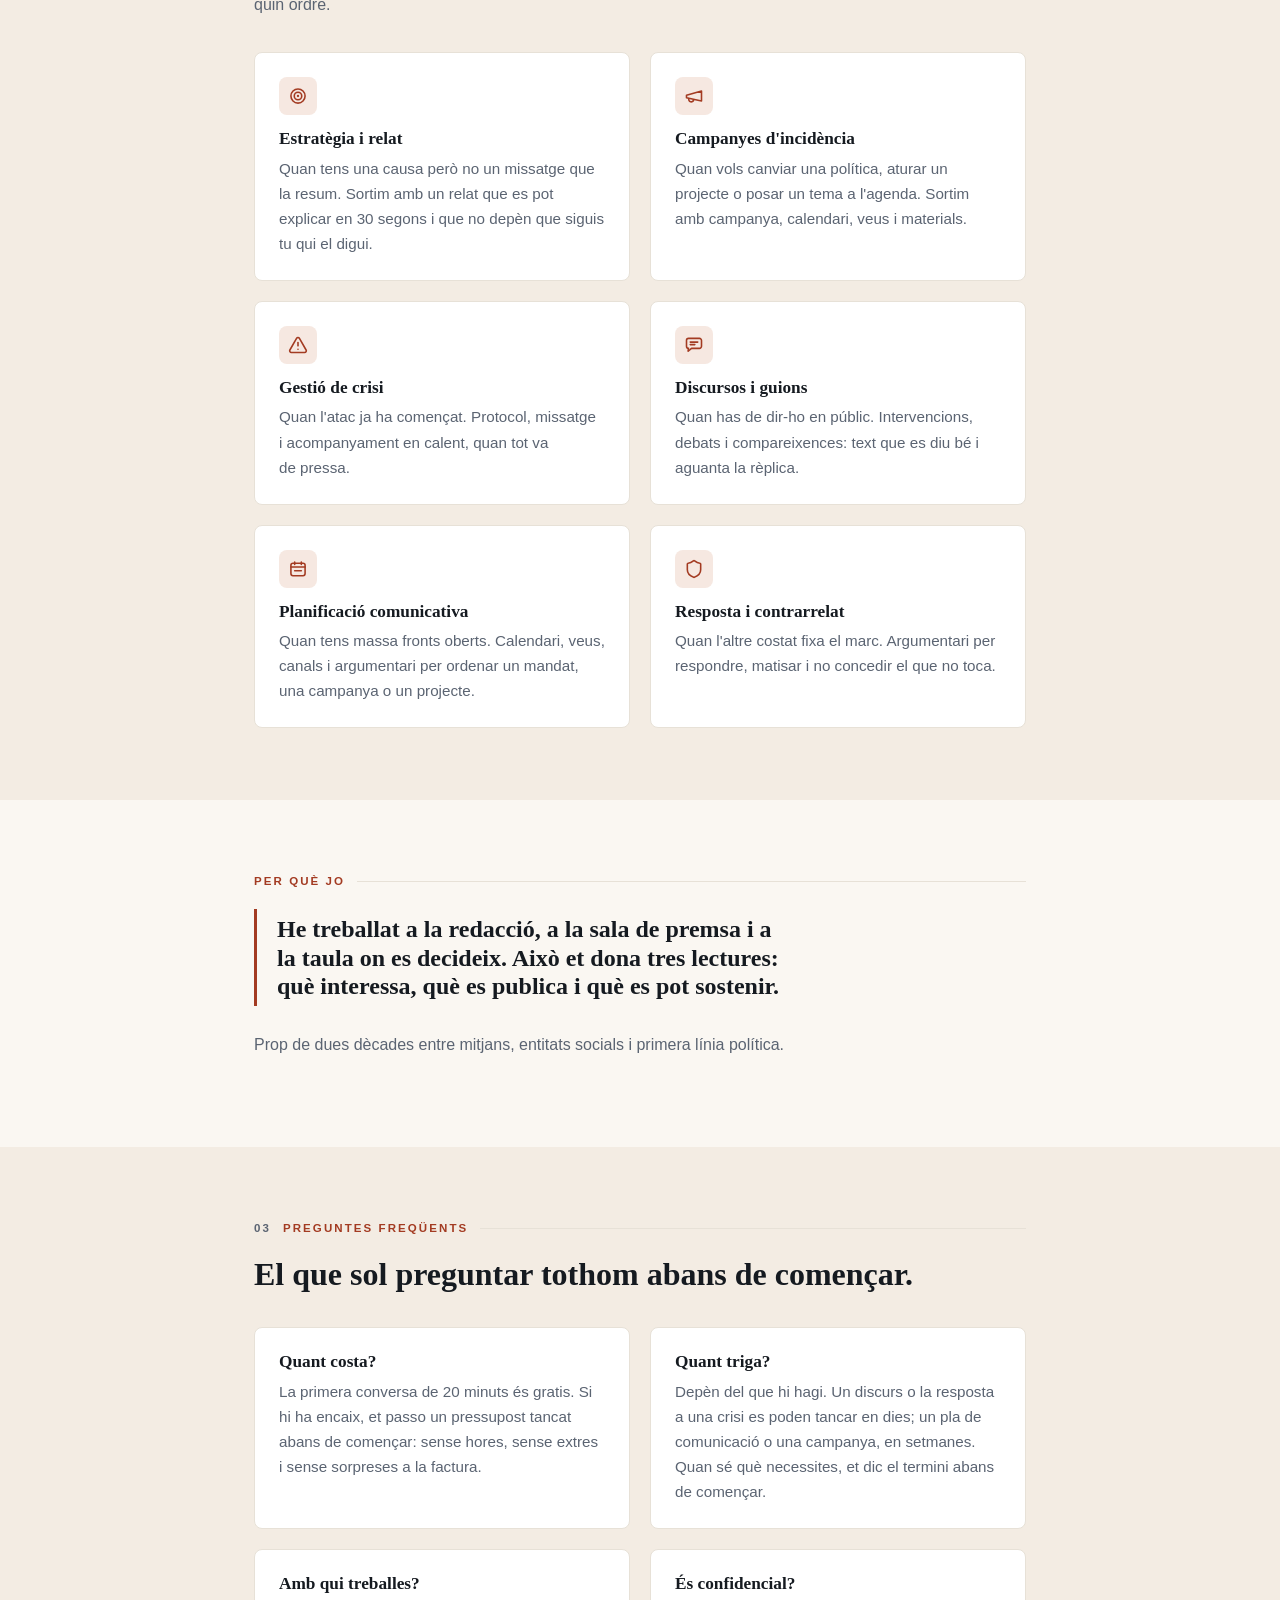
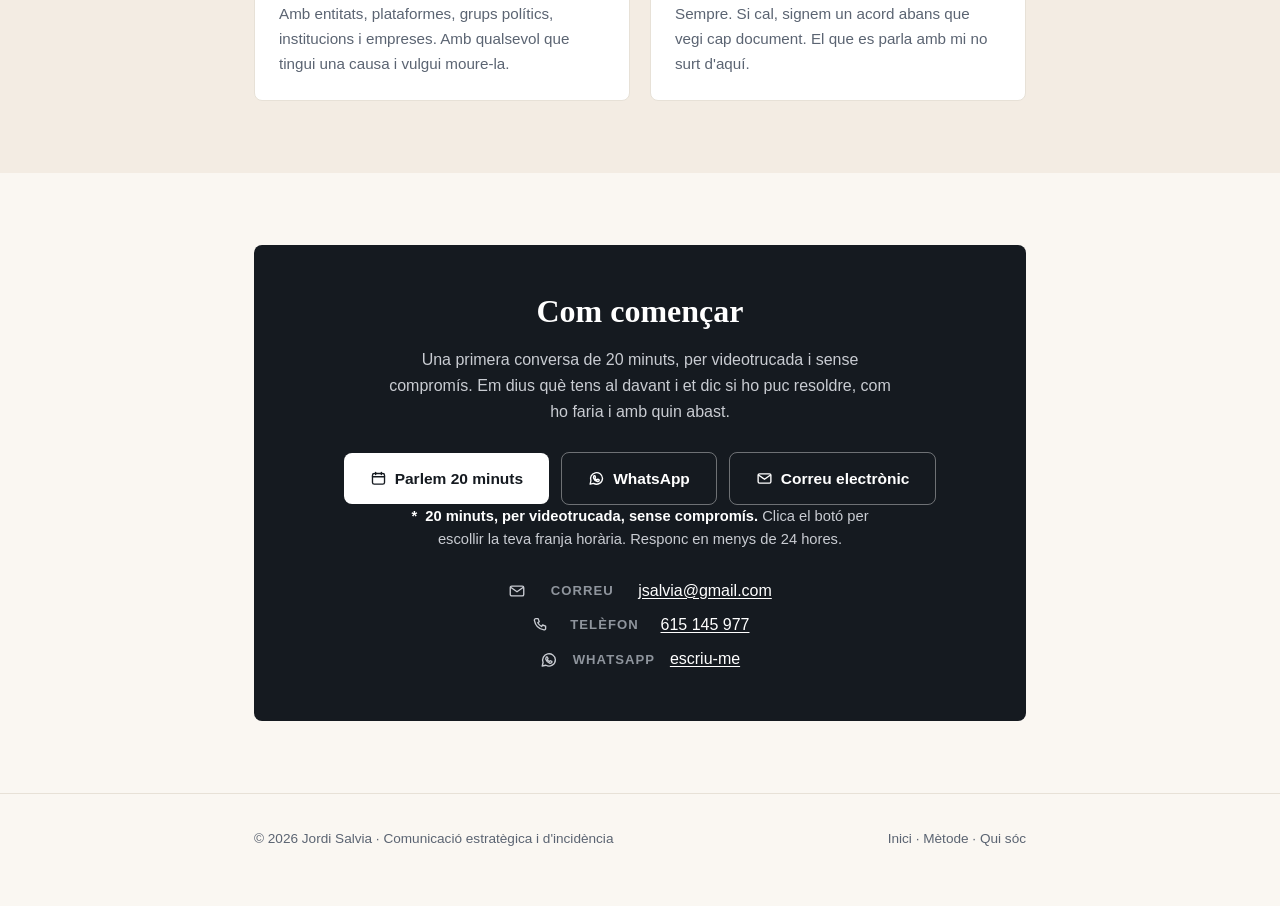
<file: serveis/index.html>
<!DOCTYPE html>
<html lang="ca">
<head>
<meta charset="utf-8">
<meta name="viewport" content="width=device-width, initial-scale=1">
<title>Serveis · Comunicació d'incidència | Jordi Salvia</title>
<meta name="description" content="Estratègia i relat, campanyes d'incidència, discursos, crisi i acompanyament. Per projecte, per etapes o amb una diagnosi d'incidència prèvia. Sense contractar-ho tot.">
<meta property="og:title" content="Serveis · Comunicació d'incidència | Jordi Salvia">
<meta property="og:description" content="No cal contractar-ho tot. Cal decidir què necessites.">
<meta property="og:type" content="website">
<meta property="og:locale" content="ca_ES">
<meta name="theme-color" content="#a33b22">
<link rel="canonical" href="https://jsalvia.github.io/web-serveis/serveis/">
<meta property="og:image" content="https://jsalvia.github.io/web-serveis/og-image.png">
<meta property="og:url" content="https://jsalvia.github.io/web-serveis/serveis/">
<meta name="twitter:card" content="summary_large_image">
<meta name="twitter:image" content="https://jsalvia.github.io/web-serveis/og-image.png">
<link rel="icon" href="data:image/svg+xml,%3Csvg xmlns='http://www.w3.org/2000/svg' viewBox='0 0 32 32'%3E%3Crect width='32' height='32' rx='6' fill='%23a33b22'/%3E%3Ctext x='16' y='22' font-family='Georgia,serif' font-size='18' fill='%23fff' text-anchor='middle'%3EJS%3C/text%3E%3C/svg%3E">
<link rel="stylesheet" href="../assets/style.css?v=20261027m">
</head>
<body>

<header class="top">
  <div class="wrap">
    <nav aria-label="Navegació principal">
      <a href="../">Inici</a>
      <a href="../metode/">Mètode</a>
      <a href="../serveis/" aria-current="page">Serveis</a>
      <a href="../qui-soc/">Qui sóc</a>
      <a href="../contacte/">Contacte</a>
    </nav>
  </div>
</header>

<section class="page-head">
  <div class="wrap">
    <a class="back-link" href="../">← Inici</a>
    <div class="eyebrow">Serveis</div>
    <h1>No cal contractar-ho tot. Cal decidir què necessites.</h1>
    <p>Tres maneres de treballar junts. Si no saps què necessites, comencem per una diagnosi; si ja ho tens clar, passem directament al projecte o a l'acompanyament.</p>
  </div>
</section>

<section>
  <div class="wrap">
    <div class="eyebrow"><span class="num">01</span> Per on començar</div>
    <h2 class="section-title">Si no ho tens clar, diagnostiquem. Si ho tens clar, executem.</h2>

    <div class="card exp entry-main">
      <div class="k">Si no ho tens clar, comença aquí</div>
      <h3>Diagnosi d'incidència</h3>
      <p>Dues o tres setmanes per mirar-te de fora i dir-te la veritat: què es diu de tu, qui et disputa el relat, on et poden fer mal i quin missatge t'aguanta. En surts amb un informe i tres prioritats.</p>
      <p class="mut">No és un peatge: és la manera de no equivocar-nos abans de gastar diners. Inclou: anàlisi del discurs públic, converses amb l'equip, informe escrit i sessió de presentació.</p>
      <div class="cta-row teaser"><a class="btn ghost" href="../contacte/">Demana una diagnosi →</a></div>
    </div>

    <div class="entry-alt">
      <div class="k">Si ja ho tens clar</div>
      <div class="grid pairs">
        <div class="card">
          <div class="k">Objectiu concret</div>
          <h3>Projecte</h3>
          <p>Una campanya, un discurs, una crisi. Un objectiu concret, amb data i abast tancat. Pressupost tancat abans de començar.</p>
          <p class="mut">Inclou: diagnosi, relat, materials i acompanyament durant tot el projecte.</p>
        </div>
        <div class="card">
          <div class="k">Continuïtat</div>
          <h3>Acompanyament mensual</h3>
          <p>Estratègia, relat i suport continuat, com un departament de comunicació extern. Línia, calendari, materials i resposta ràpida quan cal.</p>
          <p class="mut">Inclou: línia, calendari, materials i resposta ràpida.</p>
        </div>
      </div>
    </div>
  </div>
</section>

<section class="band">
  <div class="wrap">
    <div class="eyebrow"><span class="num">02</span> Serveis</div>
    <h2 class="section-title">Sis serveis. Cap de més.</h2>
    <p class="section-lead">Sovint es combinen. No calen tots alhora: decidim quins necessites i en quin ordre.</p>

    <div class="grid pairs">
      <div class="card"><div class="ic"><svg viewBox="0 0 24 24" aria-hidden="true"><circle cx="12" cy="12" r="8.5"/><circle cx="12" cy="12" r="4.5"/><circle cx="12" cy="12" r="1.4" fill="currentColor" stroke="none"/></svg></div><h3>Estratègia i relat</h3><p>Quan tens una causa però no un missatge que la resum. Sortim amb un relat que es pot explicar en 30 segons i que no depèn que siguis tu qui el digui.</p></div>
      <div class="card"><div class="ic"><svg viewBox="0 0 24 24" aria-hidden="true"><path d="M3 11l18-5v12L3 14v-3z"/><path d="M11.6 16.8a3 3 0 1 1-5.8-1.6"/></svg></div><h3>Campanyes d'incidència</h3><p>Quan vols canviar una política, aturar un projecte o posar un tema a l'agenda. Sortim amb campanya, calendari, veus i materials.</p></div>
      <div class="card"><div class="ic"><svg viewBox="0 0 24 24" aria-hidden="true"><path d="m21.73 18-8-14a2 2 0 0 0-3.48 0l-8 14A2 2 0 0 0 4 21h16a2 2 0 0 0 1.73-3Z"/><path d="M12 9v4"/><path d="M12 17h.01"/></svg></div><h3>Gestió de crisi</h3><p>Quan l'atac ja ha començat. Protocol, missatge i acompanyament en calent, quan tot va de pressa.</p></div>
      <div class="card"><div class="ic"><svg viewBox="0 0 24 24" aria-hidden="true"><path d="M3 6.5A2.5 2.5 0 0 1 5.5 4h13A2.5 2.5 0 0 1 21 6.5v7a2.5 2.5 0 0 1-2.5 2.5H9l-4 3.5V16H5.5A2.5 2.5 0 0 1 3 13.5z"/><path d="M7.5 8.5h9M7.5 11.5h5.5"/></svg></div><h3>Discursos i guions</h3><p>Quan has de dir-ho en públic. Intervencions, debats i compareixences: text que es diu bé i aguanta la rèplica.</p></div>
      <div class="card"><div class="ic"><svg viewBox="0 0 24 24" aria-hidden="true"><rect x="3.5" y="5" width="17" height="15" rx="2.5"/><path d="M3.5 9.5h17M8 3.5v3M16 3.5v3"/><path d="M8 14h8"/></svg></div><h3>Planificació comunicativa</h3><p>Quan tens massa fronts oberts. Calendari, veus, canals i argumentari per ordenar un mandat, una campanya o un projecte.</p></div>
      <div class="card"><div class="ic"><svg viewBox="0 0 24 24" aria-hidden="true"><path d="M20 13c0 5-3.5 7.5-7.66 8.95a1 1 0 0 1-.67-.01C7.5 20.5 4 18 4 13V6a1 1 0 0 1 1-1c2 0 4.5-1.2 6.24-2.72a1.17 1.17 0 0 1 1.52 0C14.51 3.81 17 5 19 5a1 1 0 0 1 1 1z"/></svg></div><h3>Resposta i contrarrelat</h3><p>Quan l'altre costat fixa el marc. Argumentari per respondre, matisar i no concedir el que no toca.</p></div>
    </div>
  </div>
</section>

<section>
  <div class="wrap">
    <div class="eyebrow">Per què jo</div>
    <div class="quote">He treballat a la redacció, a la sala de premsa i a la taula on es decideix. Això et dona tres lectures: què interessa, què es publica i què es pot sostenir.</div>
    <p class="exp-now">Prop de dues dècades entre mitjans, entitats socials i primera línia política.</p>
  </div>
</section>

<section class="band">
  <div class="wrap">
    <div class="eyebrow"><span class="num">03</span> Preguntes freqüents</div>
    <h2 class="section-title">El que sol preguntar tothom abans de començar.</h2>
    <div class="grid pairs">
      <div class="card"><h3>Quant costa?</h3><p>La primera conversa de 20 minuts és gratis. Si hi ha encaix, et passo un pressupost tancat abans de començar: sense hores, sense extres i sense sorpreses a la factura.</p></div>
      <div class="card"><h3>Quant triga?</h3><p>Depèn del que hi hagi. Un discurs o la resposta a una crisi es poden tancar en dies; un pla de comunicació o una campanya, en setmanes. Quan sé què necessites, et dic el termini abans de començar.</p></div>
      <div class="card"><h3>Amb qui treballes?</h3><p>Amb entitats, plataformes, grups polítics, institucions i empreses. Amb qualsevol que tingui una causa i vulgui moure-la.</p></div>
      <div class="card"><h3>És confidencial?</h3><p>Sempre. Si cal, signem un acord abans que vegi cap document. El que es parla amb mi no surt d'aquí.</p></div>
    </div>
  </div>
</section>

<section>
  <div class="wrap">
    <div class="cta-box">
      <h2>Com començar</h2>
      <p>Una primera conversa de 20 minuts, per videotrucada i sense compromís. Em dius què tens al davant i et dic si ho puc resoldre, com ho faria i amb quin abast.</p>
      <div class="cta-row cta-row-center">
        <a class="btn" href="https://cal.com/jordi-salvia/20min" target="_blank" rel="noopener"><svg viewBox="0 0 24 24" aria-hidden="true"><rect x="3.5" y="5" width="17" height="15" rx="2.5"/><path d="M3.5 9.5h17M8 3.5v3M16 3.5v3"/></svg>Parlem 20 minuts</a>
        <a class="btn ghost" href="https://wa.me/34615145977?text=Hola%20Jordi%2C%20he%20vist%20la%20web%20i%20voldria%20parlar%20de..." target="_blank" rel="noopener"><svg viewBox="0 0 24 24" aria-hidden="true"><path d="M20.5 11.6a8.5 8.5 0 0 1-12.6 7.4L3 20l1.1-4.7A8.5 8.5 0 1 1 20.5 11.6Z"/><path d="M8.2 8.4c.2-.5.4-.5.7-.5h.5c.2 0 .4.1.5.4l.7 1.6c.1.2 0 .4-.1.6l-.5.6c-.1.2-.2.3-.1.5.4.8 1.5 1.9 2.5 2.3.2.1.4 0 .5-.1l.6-.7c.2-.2.3-.2.5-.1l1.6.8c.2.1.3.2.3.4 0 .7-.4 1.5-1 1.8-.5.3-1.3.4-2.2.1-1.9-.6-4.1-2.7-4.8-4.6-.3-.9-.2-1.7.1-2.2Z"/></svg>WhatsApp</a>
        <a class="btn ghost" href="mailto:jsalvia@gmail.com?subject=Reuni%C3%B3%20de%2020%20minuts"><svg viewBox="0 0 24 24" aria-hidden="true"><rect x="3" y="5.5" width="18" height="13" rx="2"/><path d="m3.5 7 8.5 6 8.5-6"/></svg>Correu electrònic</a>
      </div>
      <p class="avail-note"><span class="note-mark">*</span> <strong>20 minuts, per videotrucada, sense compromís.</strong> Clica el botó per escollir la teva franja horària. Responc en menys de 24 hores.</p>
      <div class="contact-lines">
        <div><span class="ci"><svg viewBox="0 0 24 24" aria-hidden="true"><rect x="3" y="5.5" width="18" height="13" rx="2"/><path d="m3.5 7 8.5 6 8.5-6"/></svg></span><strong>Correu</strong> <a href="mailto:jsalvia@gmail.com">jsalvia@gmail.com</a></div>
        <div><span class="ci"><svg viewBox="0 0 24 24" aria-hidden="true"><path d="M6.5 3.5h3l1.5 4-2 1.5a13 13 0 0 0 5 5l1.5-2 4 1.5v3a2 2 0 0 1-2.2 2A16 16 0 0 1 4.5 5.7a2 2 0 0 1 2-2.2Z"/></svg></span><strong>Telèfon</strong> <a href="tel:+34615145977">615 145 977</a></div>
        <div><span class="ci"><svg viewBox="0 0 24 24" aria-hidden="true"><path d="M20.5 11.6a8.5 8.5 0 0 1-12.6 7.4L3 20l1.1-4.7A8.5 8.5 0 1 1 20.5 11.6Z"/><path d="M8.2 8.4c.2-.5.4-.5.7-.5h.5c.2 0 .4.1.5.4l.7 1.6c.1.2 0 .4-.1.6l-.5.6c-.1.2-.2.3-.1.5.4.8 1.5 1.9 2.5 2.3.2.1.4 0 .5-.1l.6-.7c.2-.2.3-.2.5-.1l1.6.8c.2.1.3.2.3.4 0 .7-.4 1.5-1 1.8-.5.3-1.3.4-2.2.1-1.9-.6-4.1-2.7-4.8-4.6-.3-.9-.2-1.7.1-2.2Z"/></svg></span><strong>WhatsApp</strong> <a href="https://wa.me/34615145977?text=Hola%20Jordi%2C%20he%20vist%20la%20web%20i%20voldria%20parlar%20de..." target="_blank" rel="noopener">escriu-me</a></div>
      </div>
    </div>
  </div>
</section>

<footer>
  <div class="wrap">
    <div>© <span id="any"></span> Jordi Salvia · Comunicació estratègica i d'incidència</div>
    <div><a href="../">Inici</a> · <a href="../metode/">Mètode</a> · <a href="../qui-soc/">Qui sóc</a></div>
  </div>
</footer>

<script>document.getElementById('any').textContent=new Date().getFullYear();</script>
</body>
</html>
</file>
<file: assets/style.css>
:root{
    --ink:#151a20; --muted:#5b6472; --line:#e7e1d7;
    --bg:#faf7f2; --card:#ffffff; --band:#f3ece3;
    --accent:#a33b22; --accent-dark:#7f2c19; --soft:#f6e8e1;
    --max:820px;
  }
  *{box-sizing:border-box}
  html{scroll-behavior:smooth}
  body{margin:0;background:var(--bg);color:var(--ink);
    font-family:-apple-system,BlinkMacSystemFont,"Segoe UI",Roboto,Helvetica,Arial,sans-serif;
    line-height:1.65;-webkit-font-smoothing:antialiased;text-rendering:optimizeLegibility}
  h1,h2,h3,.brand,.quote{font-family:Georgia,"Iowan Old Style","Palatino Linotype","Times New Roman",serif;line-height:1.18;margin:0 0 .5em;font-weight:600}
  h1,h2,h3,.section-title,.card h3,.step h3,.quote{text-wrap:balance}
  p,.lead,.section-lead,.card p,.step p,.plain li,.checklist li{text-wrap:pretty}
  a{color:var(--accent);text-decoration:none}
  a:hover{text-decoration:underline}
  a:focus-visible,.btn:focus-visible{outline:2px solid var(--accent);outline-offset:3px;border-radius:8px}
  .wrap{max-width:var(--max);margin:0 auto;padding:0 24px}
  .eyebrow{display:flex;align-items:center;gap:12px;text-transform:uppercase;letter-spacing:.18em;font-size:.72rem;color:var(--accent);font-weight:700;margin-bottom:18px}
  .eyebrow::after{content:"";flex:1;height:1px;background:var(--line)}
  .num{font-variant-numeric:tabular-nums;color:var(--muted);font-weight:700}

  header.top{position:sticky;top:0;z-index:20;background:rgba(250,247,242,.86);backdrop-filter:blur(8px);border-bottom:1px solid var(--line)}
  header.top .wrap{display:flex;align-items:center;justify-content:space-between;height:64px}
  .brand{font-size:1.06rem;letter-spacing:.01em;color:var(--ink)}
  .brand b{color:var(--accent)}
  nav a{margin-left:22px;color:var(--ink);font-size:.92rem}
  nav a:hover{color:var(--accent);text-decoration:none}
  @media(max-width:660px){nav a{margin-left:14px;font-size:.84rem}}

  .hero{position:relative;padding:76px 0 66px;overflow:hidden}
  .hero::before{content:"";position:absolute;inset:0;background:
     radial-gradient(720px 340px at 88% -10%, var(--soft), transparent 70%);
     pointer-events:none}
  .hero .wrap{position:relative}
  .hero-grid{display:grid;gap:40px;align-items:center;grid-template-columns:1.18fr .82fr}
  @media(max-width:820px){.hero-grid{grid-template-columns:1fr;gap:28px}}
  .hero-foto{margin:0}
  .hero-foto img{width:100%;height:auto;display:block;border-radius:8px;box-shadow:0 18px 44px rgba(24,24,24,.14)}
  .hero h1{font-size:clamp(2rem,4.6vw,3.15rem);max-width:22ch;margin-bottom:.35em}
  .hero p.lead{font-size:clamp(1.04rem,2vw,1.22rem);color:var(--muted);max-width:54ch;margin:0 0 30px}
  .cta-row{display:flex;gap:12px;flex-wrap:wrap;align-items:center}
  .btn{display:inline-block;background:var(--accent);color:#fff;padding:13px 26px;border-radius:8px;font-weight:600;font-size:.97rem;box-shadow:0 1px 0 rgba(0,0,0,.04)}
  .btn:hover{background:var(--accent-dark);text-decoration:none}
  .btn.ghost{background:transparent;color:var(--ink);border:1px solid var(--line);box-shadow:none}
  .btn.ghost:hover{border-color:var(--accent);color:var(--accent);background:transparent}
  .cta-link{margin-left:6px;font-weight:600;font-size:.97rem;border-bottom:1px solid rgba(24,24,24,.28);padding-bottom:1px}
  .cta-link:hover{color:var(--accent);border-color:var(--accent);text-decoration:none}
  .cta-note{margin:16px 0 0;font-size:.87rem;color:var(--muted);max-width:46ch}
  .cta-row-center{justify-content:center}
  .avail-note{margin:32px auto 0;font-size:.92rem;color:#c9ccd2;max-width:54ch;line-height:1.5}
  .note-mark{color:#fff;font-weight:700;margin-right:4px}
  .hero-tag{margin:0 0 26px;font-size:.98rem;color:var(--muted);max-width:52ch}
  .hero-tag b{color:var(--accent)}

  section{padding:72px 0}
  .band{background:var(--band)}
  .section-title{font-size:clamp(1.45rem,3vw,2rem);max-width:46ch;margin-bottom:.45em}
  .section-lead{color:var(--muted);max-width:66ch;margin-top:0}

  .grid{display:grid;gap:20px;grid-template-columns:repeat(auto-fit,minmax(230px,1fr));margin-top:34px}
  @media(min-width:760px){.grid.pairs{grid-template-columns:1fr 1fr}}
  .card{background:var(--card);border:1px solid var(--line);border-radius:8px;padding:24px;transition:transform .16s ease,box-shadow .16s ease,border-color .16s ease}
  .card:hover{transform:translateY(-3px);box-shadow:0 14px 34px rgba(24,24,24,.07);border-color:#d9cfc0}
  .card .ic{width:38px;height:38px;border-radius:8px;background:var(--soft);color:var(--accent);display:flex;align-items:center;justify-content:center;margin-bottom:14px}
  .card .ic svg{width:20px;height:20px;stroke:currentColor;fill:none;stroke-width:1.9;stroke-linecap:round;stroke-linejoin:round}
  .card h3{font-size:1.08rem;margin-bottom:.35em}
  .card p{margin:0;color:var(--muted);font-size:.95rem}

  ul.plain{list-style:none;padding:0;margin:22px 0 0}
  ul.plain li{padding:12px 0 12px 30px;position:relative;border-bottom:1px solid var(--line)}
  ul.plain li:last-child{border-bottom:0}
  ul.plain li::before{content:"";position:absolute;left:2px;top:20px;width:9px;height:9px;background:var(--accent);border-radius:50%}
  ul.plain strong{font-weight:600}

  .quote{border-left:3px solid var(--accent);padding:6px 0 6px 20px;font-size:clamp(1.15rem,2.4vw,1.5rem);max-width:60ch;color:var(--ink)}

  .steps{counter-reset:s;margin-top:34px;display:grid;gap:28px 34px;grid-template-columns:1fr 1fr}
  @media(max-width:720px){.steps{grid-template-columns:1fr;gap:24px}}
  .method-steps{grid-template-columns:1fr;gap:0;margin-top:38px;border-top:1px solid var(--line)}
  .method-steps .step{padding:28px 0 28px 64px;border-bottom:1px solid var(--line)}
  .method-steps .step::before{top:28px;width:40px;height:40px}
  .method-steps .step h3{font-size:1.18rem;margin-bottom:.3em}
  .method-steps .step p{font-size:1rem;max-width:62ch}
  .method-steps .step .out{margin-top:14px;padding:8px 0 0 14px;border-top:0;border-left:2px solid var(--accent);max-width:62ch}
  .step{position:relative;padding:0 0 0 56px;counter-increment:s}
  .step::before{content:counter(s);position:absolute;left:0;top:-2px;width:38px;height:38px;border:1.5px solid var(--accent);color:var(--accent);border-radius:50%;display:flex;align-items:center;justify-content:center;font-weight:700;background:var(--bg)}
  .band .step::before{background:var(--band)}
  .step h3{font-size:1.02rem;margin-bottom:.2em}
  .step p{margin:0;color:var(--muted);font-size:.95rem}

  .card.exp{border-top:3px solid var(--accent)}
  .card .k{font-size:.74rem;text-transform:uppercase;letter-spacing:.14em;color:var(--accent);font-weight:700;margin-bottom:10px}
  .card .mut{margin:12px 0 0;padding-top:12px;border-top:1px solid var(--line);font-size:.86rem;color:var(--muted)}
  .exp-now{margin-top:26px;color:var(--muted);max-width:62ch}

  .cta-box{background:var(--ink);color:#fff;border-radius:8px;padding:48px;text-align:center}
  .cta-box h2{color:#fff;font-size:clamp(1.5rem,3vw,2rem)}
  .cta-box p{color:#c9ccd2;max-width:58ch;margin:0 auto 26px}
  .cta-box .btn{background:#fff;color:var(--ink)}
  .cta-box .btn:hover{background:#e9ebee}
  .cta-box .btn.ghost{background:transparent;color:#fff;border:1px solid rgba(255,255,255,.38)}
  .cta-box .btn.ghost:hover{background:rgba(255,255,255,.08);color:#fff;border-color:#fff}
  .contact-lines a{color:#fff;text-decoration:underline;text-underline-offset:2px}
  .contact-lines a:hover{color:#fff;text-decoration-thickness:2px}
  .contact-lines{margin-top:28px;font-size:1rem;display:grid;gap:8px;justify-items:center}
  .contact-lines div{color:#c9ccd2}
  .contact-lines strong{display:inline-block;min-width:92px;color:#8f959d;font-weight:600;font-size:.82rem;text-transform:uppercase;letter-spacing:.08em}

  footer{padding:34px 0 56px;color:var(--muted);font-size:.85rem;border-top:1px solid var(--line)}
  footer .wrap{display:flex;justify-content:space-between;gap:14px;flex-wrap:wrap}
  footer a{color:var(--muted)}

/* ---- pàgines internes ---- */
  nav a[aria-current="page"]{color:var(--ink)}
  .page-head{padding:54px 0 0}
  .page-head h1{font-size:clamp(1.85rem,4vw,2.7rem);max-width:30ch;margin:0 0 .35em}
  .page-head p{color:var(--muted);max-width:62ch;margin:0}
  .back-link{display:inline-block;margin:0 0 18px;font-size:.9rem;color:var(--muted)}
  .back-link:hover{color:var(--accent)}
  .teaser{margin-top:28px}

/* ---- heroi sense foto (portada) ---- */
  .hero-solo{max-width:840px}
  .hero-solo .hero-copy .lead{max-width:56ch}

/* ---- Capçalera 2026-10-27 ---- */
  header.top .wrap{display:flex;align-items:center;justify-content:flex-start;height:64px}
  nav{display:flex;align-items:center;justify-content:flex-start;gap:28px}
  nav a{margin:0;color:var(--ink);font-size:.92rem;position:relative;white-space:nowrap}
  nav a[aria-current="page"]{color:var(--accent)}
  nav a[aria-current="page"]::after{content:"";position:absolute;left:0;right:0;bottom:-7px;height:1.5px;background:var(--accent)}

/* ---- Home d'una pantalla ---- */
  body.home{min-height:100svh;display:flex;flex-direction:column}
  body.home .home-main{flex:1;display:flex;align-items:flex-start}
  .hero-home{padding:clamp(28px,7vh,72px) 0 64px;width:100%}
  .hero-home .hero-solo{max-width:820px;margin:0 auto;text-align:left}
  .hero-home h1{font-size:clamp(1.5rem,6vw,3.2rem);max-width:100%;margin:0 0 .32em;line-height:1.12}
  .highlight{position:relative;display:inline-block;z-index:0;white-space:nowrap}
  .highlight::before{content:"";position:absolute;left:-.06em;right:-.06em;bottom:.03em;height:.36em;background:#ffe45c;opacity:.62;border-radius:3px;transform:rotate(-.7deg);z-index:-1}
  .hero-home .lead{font-size:clamp(1.02rem,1.9vw,1.2rem);max-width:50ch;margin:0 0 30px}
  .hero-home .cta-row{justify-content:flex-start}
  .hero-home .cta-note{text-align:left;margin:16px 0 0}
  .hero-actions .btn{min-width:172px;text-align:center}

  @media(max-width:760px){
    header.top .wrap{height:auto;padding:12px 24px}
    nav{gap:18px;flex-wrap:wrap;justify-content:flex-start}
    nav a{font-size:.84rem}
  }
  @media(max-width:560px){
    .hero-home .lead{font-size:1rem;margin-bottom:22px}
    .hero-actions{flex-direction:column;align-items:stretch}
    .hero-actions .btn{width:100%;min-width:0}
  }
  @media(max-height:720px) and (min-width:761px){
    .hero-home h1{font-size:clamp(1.75rem,4.2vw,2.7rem)}
    .hero-home .lead{font-size:1rem;margin-bottom:22px}
    .hero-home{padding:18px 0}
  }
  @media(max-width:760px){
    section{padding:48px 0}
    .page-head{padding:40px 0 0}
    .method-steps .step{padding:24px 0 24px 56px}
    .method-steps .step::before{top:24px;width:36px;height:36px}
  }
  @media(max-width:560px){
    .cta-box .cta-row{flex-direction:column;align-items:stretch}
    .cta-box .cta-row .btn{width:100%;text-align:center}
  }

/* ---- Icones de contacte ---- */
  .btn svg{width:17px;height:17px;margin-right:8px;vertical-align:-3px;stroke:currentColor;fill:none;stroke-width:1.9;stroke-linecap:round;stroke-linejoin:round}
  .cta-note strong{color:var(--ink);font-weight:600}
  .avail-note strong{color:#fff;font-weight:600}
  .contact-lines div{display:flex;align-items:center;justify-content:center;gap:10px;flex-wrap:wrap}
  .contact-lines .ci{display:inline-flex;width:18px;height:18px;flex:0 0 18px;color:#c9ccd2}
  .contact-lines .ci svg{width:18px;height:18px;stroke:currentColor;fill:none;stroke-width:1.8;stroke-linecap:round;stroke-linejoin:round}

/* ---- Pàgina de mètode ---- */
  .step .out{margin:12px 0 0;padding-top:10px;border-top:1px solid var(--line);font-size:.86rem;color:var(--muted)}
  .step .out b{color:var(--accent);font-weight:600}
  .checklist{list-style:none;padding:0;margin:14px 0 0;display:grid;gap:10px}
  .checklist li{position:relative;padding-left:24px;color:var(--muted);font-size:.95rem;line-height:1.45}
  .checklist li::before{position:absolute;left:0;top:0;font-weight:700}
  .checklist.yes li::before{content:"✓";color:var(--accent)}
  .checklist.no li::before{content:"✕";color:#9a4a3a}

/* ---- Pàgina de serveis ---- */
  .entry-main{padding:32px}
  .entry-main h3{font-size:1.35rem;margin-bottom:.35em}
  .entry-main p{max-width:64ch}
  .entry-main .mut{max-width:64ch}
  .entry-alt{margin-top:34px;padding-top:26px;border-top:1px solid var(--line)}
  .entry-alt .grid{margin-top:18px}
  @media(max-width:560px){.entry-main{padding:24px}}
</file>
